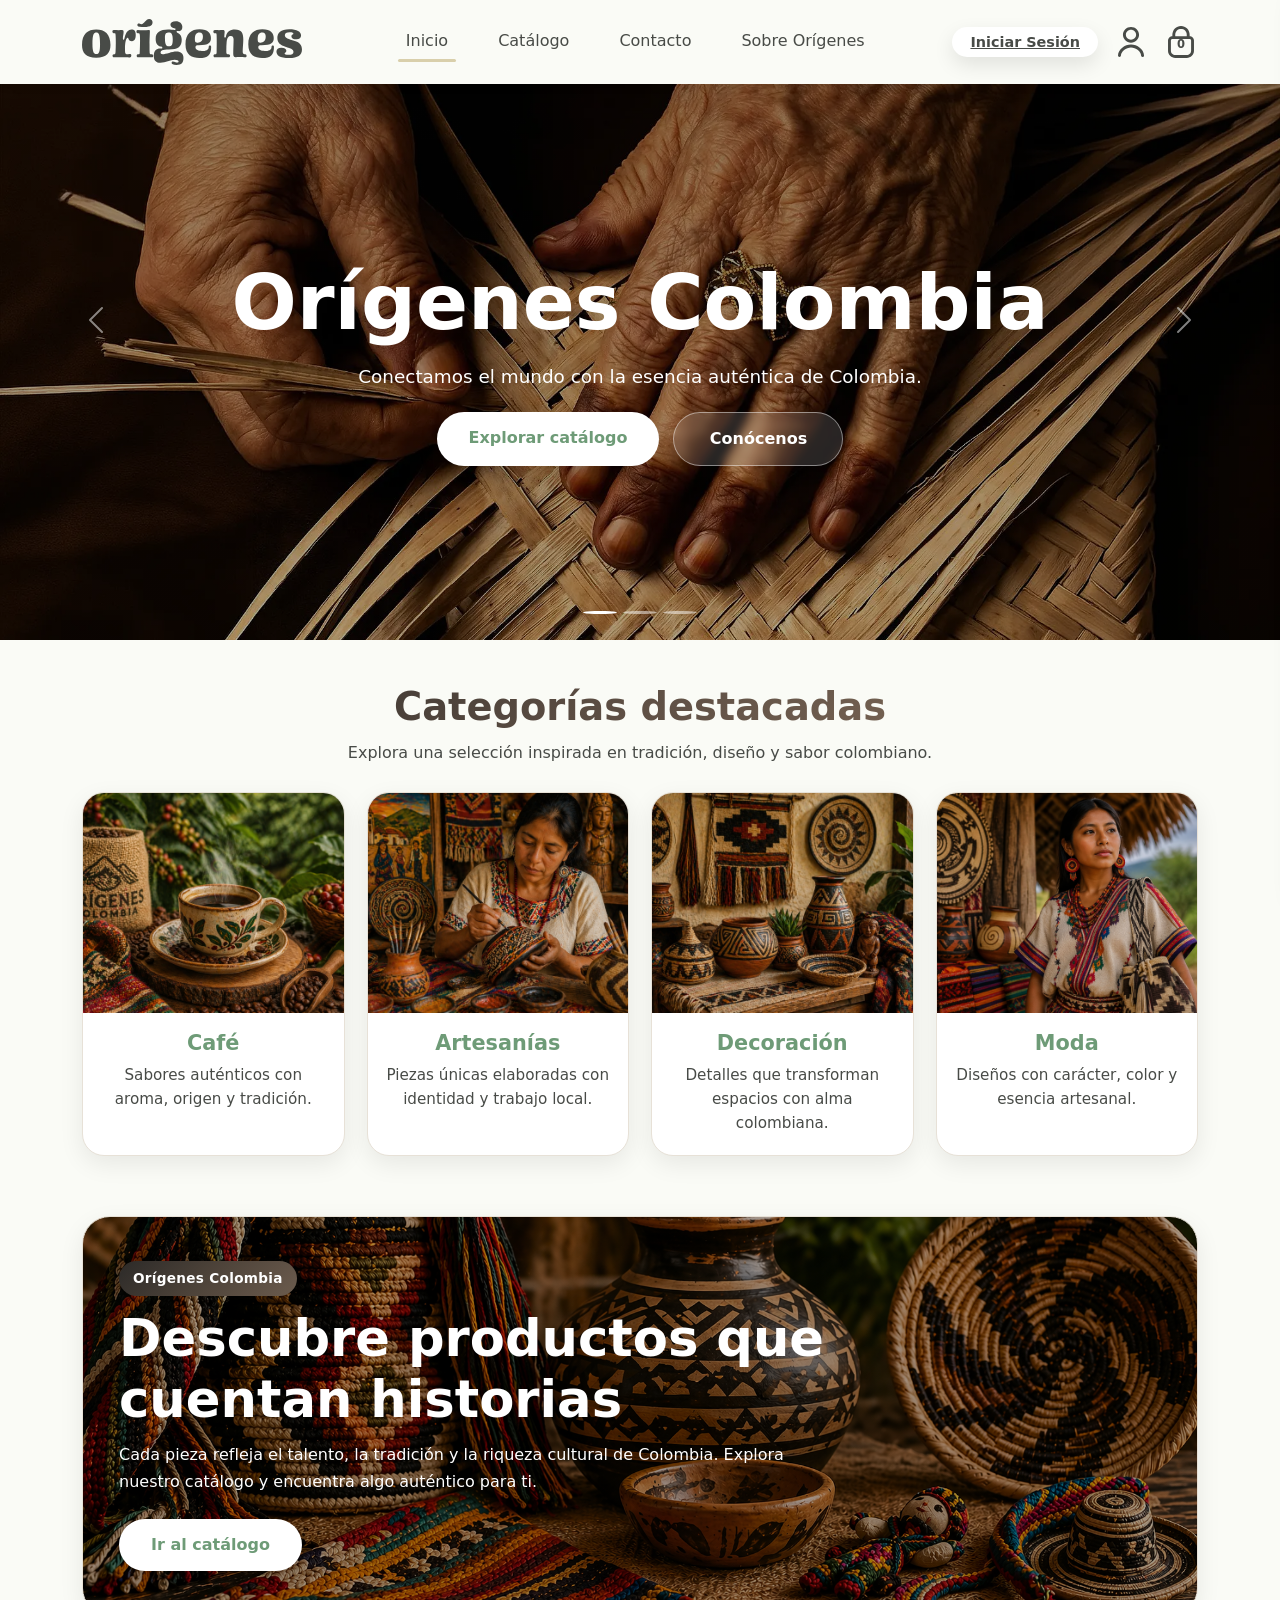
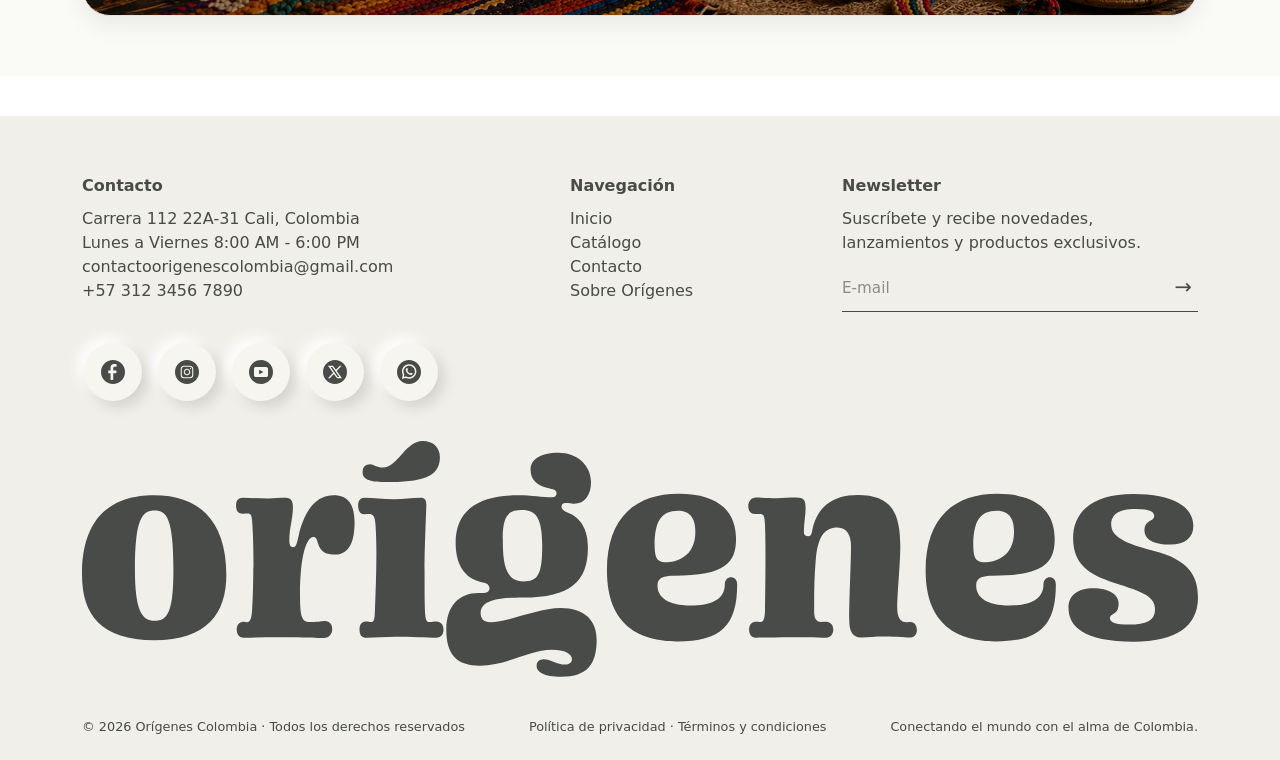
<file: index.html>
<!DOCTYPE html>
<html lang="es">
<head>
<meta charset="utf-8"/>
<meta content="width=device-width, initial-scale=1.0" name="viewport"/>
<meta content="Página principal de Orígenes Colombia" name="description"/>
<title>Orígenes Colombia</title>
<link href="https://cdn.jsdelivr.net/npm/bootstrap@5.3.3/dist/css/bootstrap.min.css" rel="stylesheet"/>
<link href="https://fonts.googleapis.com/css2?family=Montserrat:wght@300;400;500;600;700;800&amp;display=swap" rel="stylesheet"/>

<link href="./CSS/header.css" rel="stylesheet"/>
<link href="./CSS/footer.css" rel="stylesheet"/>
<link href="./CSS/index.css" rel="stylesheet"/>
<link href="./CSS/variables.css" rel="stylesheet"/>
<link href="./CSS/carrito-global.css" rel="stylesheet"/>
</head>
<body id="top">
<nav class="navbar navbar-expand-lg custom-navbar fixed-top" id="inicio">
<div class="container nav-wrapper">
<a class="navbar-brand" href="./index.html">
<img alt="Orígenes Colombia" class="logo-navbar" src="./IMG/logo-origenes-oscuro.svg"/>
</a>
<button aria-controls="navbarMain" aria-expanded="false" aria-label="Abrir menú" class="navbar-toggler" data-bs-target="#navbarMain" data-bs-toggle="collapse" type="button">
<span class="navbar-toggler-icon"></span>
</button>
<div class="collapse navbar-collapse justify-content-between" id="navbarMain">
<ul class="navbar-nav mx-auto nav-center">
<li class="nav-item">
<a class="nav-link active-link" href="./index.html">Inicio</a>
</li>
<li class="nav-item">
<a class="nav-link" href="./HTML/catalogo.html">Catálogo</a>
</li>
<li class="nav-item">
<a class="nav-link" href="./HTML/contactenos.html">Contacto</a>
</li>
<li class="nav-item">
<a class="nav-link" href="./HTML/sobreorigenes.html">Sobre Orígenes</a>
</li>
<li class="nav-item nav-admin-only" hidden>
<a class="nav-link" href="./HTML/admin.html">Administrador</a>
</li>
</ul>
<div class="icons">
<a id="loginLink" class="nav-session-link" href="./HTML/login.html">Iniciar Sesión</a>
<span id="userGreeting" class="nav-user-greeting" hidden>
Hola, <span id="userGreetingName"></span>
</span>
<button id="logoutBtn" class="nav-logout-btn" type="button" hidden>Cerrar Sesión</button>
<a aria-label="Perfil" id="profileLink" href="./HTML/registro.html">
<img alt="Usuario" class="nav-icon" src="./IMG/icon-usuario.svg"/>
</a>
<button aria-label="Carrito" class="cart-icon-btn" id="cartBtn" type="button">
<img alt="Carrito" class="nav-icon" src="./IMG/icon-bolsa.svg"/>
<span class="cart-badge" id="cartCount">0</span>
</button>
</div>
</div>
</div>
</nav>
<main id="home">
<section class="carousel slide" data-bs-interval="5000" data-bs-ride="carousel" id="bannerOrigenes">
<div class="carousel-indicators">
<button aria-current="true" aria-label="Slide 1" class="active" data-bs-slide-to="0" data-bs-target="#bannerOrigenes" type="button"></button>
<button aria-label="Slide 2" data-bs-slide-to="1" data-bs-target="#bannerOrigenes" type="button"></button>
<button aria-label="Slide 3" data-bs-slide-to="2" data-bs-target="#bannerOrigenes" type="button"></button>
</div>
<div class="carousel-inner">
<div class="carousel-item active">
<div class="hero-overlay"></div>
<img alt="Artesanías colombianas" class="d-block w-100 banner-img" decoding="async" fetchpriority="high" loading="eager" src="./IMG/1-banner.webp"/>
<div class="carousel-caption hero-content">
<h1>Orígenes Colombia</h1>
<p>Conectamos el mundo con la esencia auténtica de Colombia.</p>
<div class="hero-actions">
<a class="btn hero-btn-primary" href="./HTML/catalogo.html">Explorar catálogo</a>
<a class="btn hero-btn-secondary" href="./HTML/sobreorigenes.html">Conócenos</a>
</div>
</div>
</div>
<div class="carousel-item">
<div class="hero-overlay"></div>
<img alt="Productos artesanales" class="d-block w-100 banner-img" decoding="async" loading="lazy" src="./IMG/2-banner.webp"/>
<div class="carousel-caption hero-content">
<h1>Artesanía con identidad</h1>
<p>Descubre productos únicos creados por manos colombianas.</p>
<div class="hero-actions">
<a class="btn hero-btn-primary" href="./HTML/catalogo.html">Ver productos</a>
<a class="btn hero-btn-secondary" href="./HTML/contactenos.html">Contáctanos</a>
</div>
</div>
</div>
<div class="carousel-item">
<div class="hero-overlay"></div>
<img alt="Cultura colombiana" class="d-block w-100 banner-img" decoding="async" loading="lazy" src="./IMG/3-banner.webp"/>
<div class="carousel-caption hero-content">
<h1>Historias que inspiran</h1>
<p>Moda, decoración, café y tradición en una experiencia digital.</p>
<div class="hero-actions">
<a class="btn hero-btn-primary" href="./HTML/catalogo.html">Comprar ahora</a>
<a class="btn hero-btn-secondary" href="./HTML/contactenos.html">Escríbenos</a>
</div>
</div>
</div>
</div>
<button class="carousel-control-prev" data-bs-slide="prev" data-bs-target="#bannerOrigenes" type="button">
<span aria-hidden="true" class="carousel-control-prev-icon"></span>
<span class="visually-hidden">Anterior</span>
</button>
<button class="carousel-control-next" data-bs-slide="next" data-bs-target="#bannerOrigenes" type="button">
<span aria-hidden="true" class="carousel-control-next-icon"></span>
<span class="visually-hidden">Siguiente</span>
</button>
</section>
<section class="categories-section">
<div class="container">
<div class="section-heading text-center">
<h2 class="section-title">Categorías destacadas</h2>
<p class="section-subtitle">
            Explora una selección inspirada en tradición, diseño y sabor colombiano.
          </p>
</div>
<div class="categories-grid">
<article class="category-card">
<div class="category-image-wrapper">
<img alt="Categoría café" class="category-image" decoding="async" loading="lazy" src="./IMG/categoria-cafe.jpg"/>
</div>
<div class="category-content">
<h3>Café</h3>
<p>Sabores auténticos con aroma, origen y tradición.</p>
</div>
</article>
<article class="category-card">
<div class="category-image-wrapper">
<img alt="Categoría artesanías" class="category-image" decoding="async" loading="lazy" src="./IMG/categoria-artesanias.jpg"/>
</div>
<div class="category-content">
<h3>Artesanías</h3>
<p>Piezas únicas elaboradas con identidad y trabajo local.</p>
</div>
</article>
<article class="category-card">
<div class="category-image-wrapper">
<img alt="Categoría decoración" class="category-image" decoding="async" loading="lazy" src="./IMG/categoria-decoracion.jpg"/>
</div>
<div class="category-content">
<h3>Decoración</h3>
<p>Detalles que transforman espacios con alma colombiana.</p>
</div>
</article>
<article class="category-card">
<div class="category-image-wrapper">
<img alt="Categoría moda" class="category-image" decoding="async" loading="lazy" src="./IMG/categoria-moda.jpg"/>
</div>
<div class="category-content">
<h3>Moda</h3>
<p>Diseños con carácter, color y esencia artesanal.</p>
</div>
</article>
</div>
</div>
</section>
<section class="cta-section">
<div class="container">
<div class="cta-box cta-background">
<div class="cta-text-overlay">
<span class="cta-label">Orígenes Colombia</span>
<h2>Descubre productos que cuentan historias</h2>
<p>
              Cada pieza refleja el talento, la tradición y la riqueza cultural de Colombia.
              Explora nuestro catálogo y encuentra algo auténtico para ti.
            </p>
<div class="cta-action mt-4">
<a class="btn cta-btn" href="./HTML/catalogo.html">Ir al catálogo</a>
</div>
</div>
</div>
</div>
</section>
</main>
<aside class="cart-drawer" id="cartDrawer">
<div class="cart-header">
<h3>Tu carrito</h3>
<button class="cart-close-btn" id="closeCart" type="button">×</button>
</div>
<div class="cart-items" id="cartItems"></div>
<div class="cart-footer">
<p class="cart-total">
        Total: <span id="total">$0</span>
</p>
<div class="cart-footer-actions">
<button class="btn-cart-secondary" id="clearCartBtn" type="button">Vaciar</button>
<button class="btn-cart-primary" id="buyBtn" type="button">Comprar</button>
</div>
</div>
</aside>
<div class="cart-overlay" id="cartOverlay"></div>
<footer class="site-footer">
<div class="container">
<div class="row footer-content">
<div class="col-md-4">
<h6 class="footer-title">Contacto</h6>
<ul class="footer-list">
<li>Carrera 112 22A-31 Cali, Colombia</li>
<li>Lunes a Viernes 8:00 AM - 6:00 PM</li>
<li>contactoorigenescolombia@gmail.com</li>
<li>+57 312 3456 7890</li>
</ul>
<div class="icons">
<a aria-label="Facebook" href="#">
<img alt="Facebook" src="./IMG/icon-facebook.svg"/>
</a>
<a aria-label="Instagram" href="#">
<img alt="Instagram" src="./IMG/icon-instagram.svg"/>
</a>
<a aria-label="YouTube" href="#">
<img alt="YouTube" src="./IMG/icon-youtube.svg"/>
</a>
<a aria-label="X" href="#">
<img alt="X" src="./IMG/icon-x.svg"/>
</a>
<a aria-label="WhatsApp" href="#">
<img alt="WhatsApp" src="./IMG/icon-whatsapp.svg"/>
</a>
</div>
</div>
<div class="col-md-4">
<h6 class="footer-title">Navegación</h6>
<ul class="footer-list">
<li><a href="./index.html">Inicio</a></li>
<li><a href="./HTML/catalogo.html">Catálogo</a></li>
<li><a href="./HTML/contactenos.html">Contacto</a></li>
<li><a href="./HTML/sobreorigenes.html">Sobre Orígenes</a></li>
<li class="nav-admin-only" hidden><a href="./HTML/admin.html">Administrador</a></li>
</ul>
</div>
<div class="col-md-4">
<h6 class="footer-title">Newsletter</h6>
<p class="footer-text">
          Suscríbete y recibe novedades, lanzamientos y productos exclusivos.
        </p>
<form class="newsletter" id="newsletterForm">
<input id="newsletterEmail" placeholder="E-mail" type="email"/>
<button aria-label="Suscribirse" type="submit">→</button>
</form>
<small class="newsletter-message" id="newsletterMessage"></small>
</div>
</div>
<div class="footer-logo-wrapper">
<img alt="Orígenes Colombia" class="footer-logo" src="./IMG/logo-origenes-oscuro.svg"/>
</div>
<div class="footer-bottom">
<p>© 2026 Orígenes Colombia · Todos los derechos reservados</p>
<p>Política de privacidad · Términos y condiciones</p>
<p>Conectando el mundo con el alma de Colombia.</p>
</div>
</div>
</footer>
  <script src="./JS/storage.js"></script>
  <script src="./JS/navbar.js"></script>
  <script src="./JS/carrito.js"></script>
  <script src="./JS/app.js"></script>
  <script src="https://cdn.jsdelivr.net/npm/bootstrap@5.3.3/dist/js/bootstrap.bundle.min.js"></script>
</body>
</html>
</file>
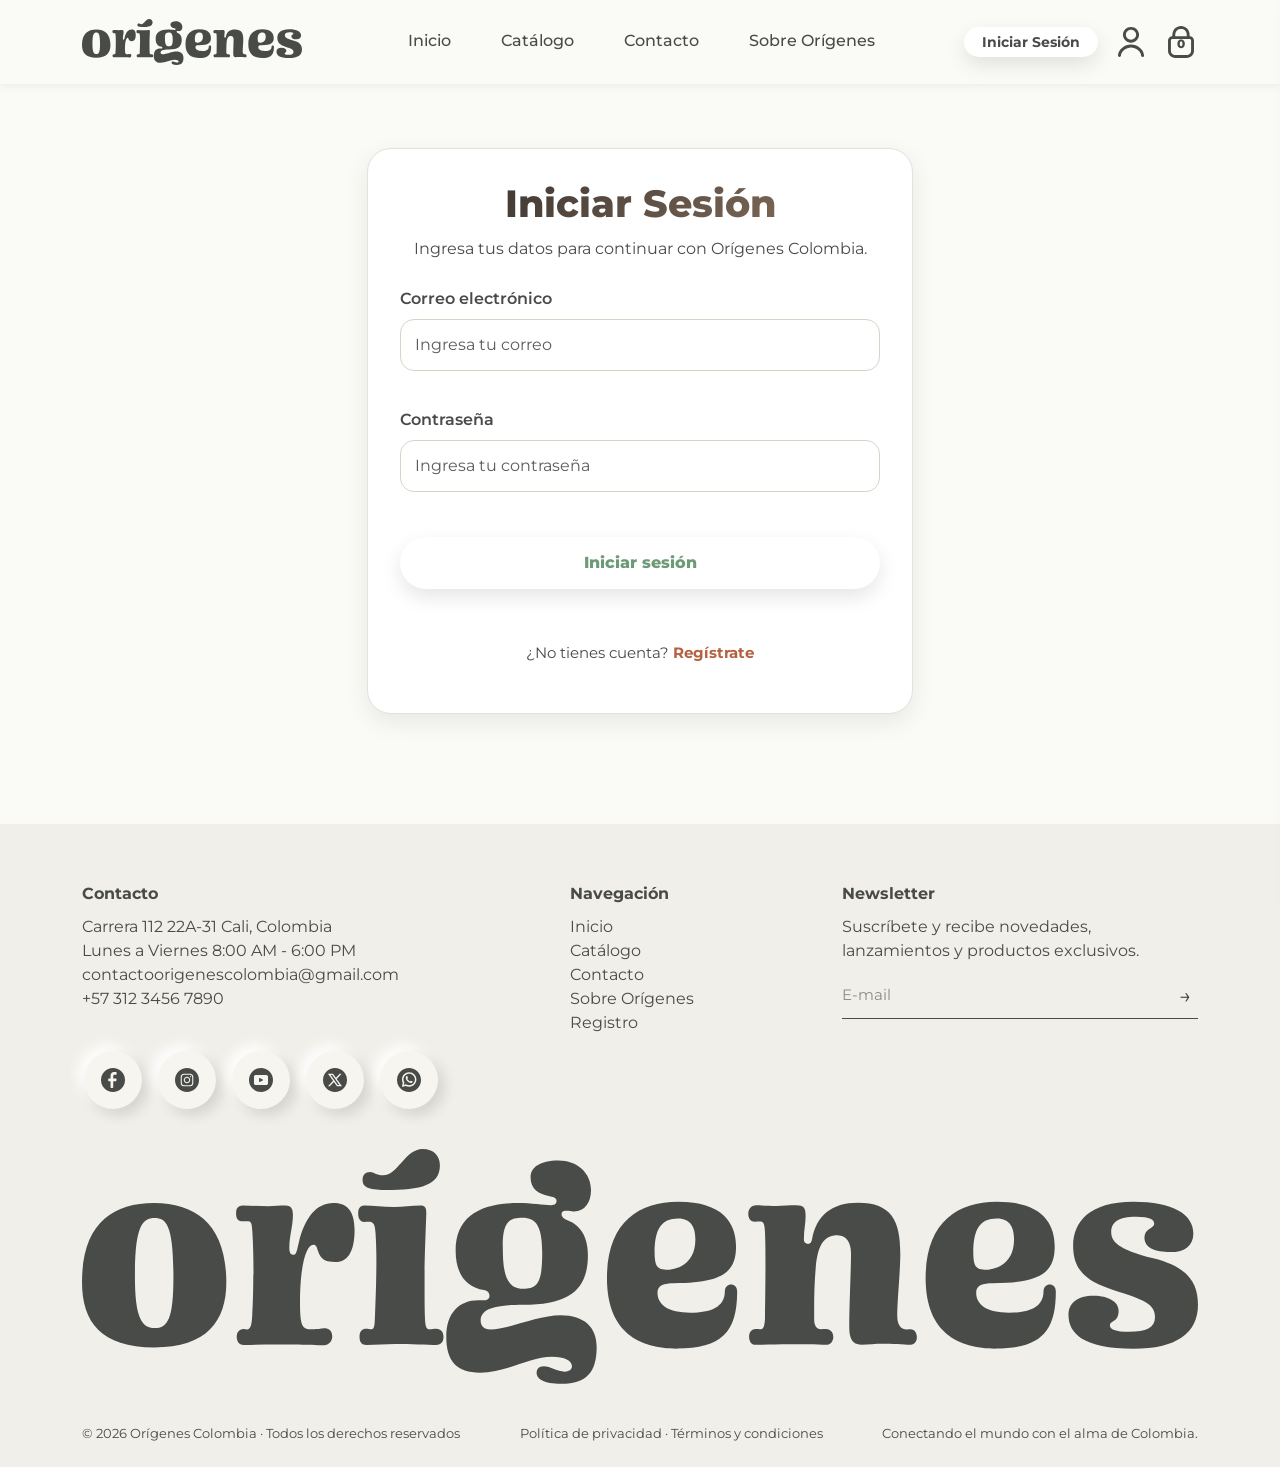
<file: HTML/admin.html>
<!DOCTYPE html>
<html lang="es">
<head>
  <meta charset="utf-8" />
  <meta name="viewport" content="width=device-width, initial-scale=1.0" />
  <meta name="description" content="Panel administrador de Orígenes Colombia" />
  <title>Administrador | Orígenes Colombia</title>

  <link href="https://cdn.jsdelivr.net/npm/bootstrap@5.3.3/dist/css/bootstrap.min.css" rel="stylesheet" />
  <link href="https://fonts.googleapis.com/css2?family=Montserrat:wght@300;400;500;600;700;800&display=swap" rel="stylesheet" />

  <link href="../CSS/base.css" rel="stylesheet" />
  <link href="../CSS/carrito.css" rel="stylesheet" />

<link href="../CSS/header.css" rel="stylesheet"/>
<link href="../CSS/footer.css" rel="stylesheet"/>
<link href="../CSS/admin.css" rel="stylesheet"/>
<link href="../CSS/variables.css" rel="stylesheet"/>
<link href="../CSS/carrito-global.css" rel="stylesheet"/>
</head>

<body id="top">
  <nav class="navbar navbar-expand-lg custom-navbar fixed-top" id="inicio">
    <div class="container nav-wrapper">
      <a class="navbar-brand" href="../index.html">
        <img alt="Orígenes Colombia" class="logo-navbar" src="../IMG/logo-origenes-oscuro.svg" />
      </a>

      <button aria-controls="navbarMain" aria-expanded="false" aria-label="Abrir menú" class="navbar-toggler" data-bs-target="#navbarMain" data-bs-toggle="collapse" type="button">
        <span class="navbar-toggler-icon"></span>
      </button>

      <div class="collapse navbar-collapse justify-content-between" id="navbarMain">
        <ul class="navbar-nav mx-auto nav-center">
          <li class="nav-item"><a class="nav-link" href="../index.html">Inicio</a></li>
          <li class="nav-item"><a class="nav-link" href="./catalogo.html">Catálogo</a></li>
          <li class="nav-item"><a class="nav-link" href="./contactenos.html">Contacto</a></li>
          <li class="nav-item"><a class="nav-link" href="./sobreorigenes.html">Sobre Orígenes</a></li>
          <li class="nav-item nav-admin-only" hidden><a class="nav-link active-link" href="./admin.html">Administrador</a></li>
        </ul>

        <div class="icons">
          <a id="loginLink" class="nav-session-link" href="./login.html">Iniciar Sesión</a>
          <span id="userGreeting" class="nav-user-greeting" hidden>
            Hola, <span id="userGreetingName"></span>
          </span>
          <button id="logoutBtn" class="nav-logout-btn" type="button" hidden>Cerrar Sesión</button>

          <a aria-label="Perfil" id="profileLink" href="./registro.html">
            <img alt="Usuario" class="nav-icon" src="../IMG/icon-usuario.svg" />
          </a>
          <button aria-label="Carrito" class="cart-icon-btn" id="cartBtn" type="button">
            <img alt="Carrito" class="nav-icon" src="../IMG/icon-bolsa.svg" />
            <span class="cart-badge" id="cartCount">0</span>
          </button>
        </div>
      </div>
    </div>
  </nav>


  <main>
    <section class="admin-hero">
      <div class="admin-hero-overlay">
        <div class="container text-center hero-content">
          <h1 class="admin-hero-title">Panel Administrador</h1>
          <p class="admin-hero-text">Gestiona productos del catálogo de forma rápida, clara y organizada.</p>
        </div>
      </div>
    </section>

    <section class="admin-section">
      <div class="container">
        <div class="text-center intro-block">
          <h2 class="section-title">Gestión de productos</h2>
          <p class="admin-intro">Desde este panel puedes registrar nuevos productos con su nombre, descripción, precio, categoría, stock e imagen.</p>
        </div>

        <div class="admin-layout">
          <div class="admin-form-card">
            <div class="admin-card-header">
              <span class="mini-label">Nuevo producto</span>
              <h3 class="admin-card-title">Crear producto</h3>
              <p class="admin-card-description">Completa la información del producto para agregarlo al catálogo.</p>
            </div>

            <div class="admin-form-body">
              <form id="productForm">
                <input id="productId" type="hidden" />

                <div class="mb-3">
                  <label class="form-label" for="name">Nombre del producto</label>
                  <input class="form-control" id="name" placeholder="Ej: Café Premium de Nariño" required type="text" />
                </div>

                <div class="mb-3">
                  <label class="form-label" for="description">Descripción</label>
                  <textarea class="form-control" id="description" placeholder="Describe el producto" required rows="4"></textarea>
                </div>

                <div class="row g-3 mb-3">
                  <div class="col-md-6">
                    <label class="form-label" for="price">Precio</label>
                    <input class="form-control" id="price" min="1" placeholder="Ej: 45000" required step="1" type="number" />
                  </div>
                  <div class="col-md-6">
                    <label class="form-label" for="stock">Cantidad disponible</label>
                    <input class="form-control" id="stock" min="0" placeholder="Ej: 12" required step="1" type="number" />
                  </div>
                </div>

                <div class="mb-3">
                  <label class="form-label" for="category">Categoría</label>
                  <select class="form-select" id="category" required>
                    <option value="">Selecciona una categoría</option>
                    <option value="CAFE">CAFE</option>
                    <option value="ARTESANIAS">ARTESANIAS</option>
                    <option value="MODA">MODA</option>
                    <option value="DECORACION">DECORACION</option>
                    <option value="ALIMENTOS">ALIMENTOS</option>
                  </select>
                </div>

                <div class="mb-4">
                  <label class="form-label" for="image">URL o ruta de la imagen</label>
                  <input class="form-control" id="image" placeholder="Ej: ../IMG/producto.jpg" required type="text" />
                </div>

                <div class="admin-actions admin-actions-gap">
                  <button class="btn btn-admin" id="submitBtn" type="submit">Guardar producto</button>
                  <button class="btn btn-admin-outline" id="cancelEditBtn" type="button">Cancelar edición</button>
                </div>
              </form>
            </div>
          </div>

          <div class="admin-products-card">
            <div class="admin-card-header">
              <span class="mini-label">Catálogo actual</span>
              <h3 class="admin-card-title">Lista de productos</h3>
              <p class="admin-card-description">Aquí verás los productos agregados en tiempo real.</p>
            </div>
            <div class="admin-products-body">
              <div class="row g-4 justify-content-center" id="productList"></div>
            </div>
          </div>
        </div>
      </div>
    </section>
  </main>


  <aside class="cart-drawer" id="cartDrawer">
    <div class="cart-header">
      <h3>Tu carrito</h3>
      <button class="cart-close-btn" id="closeCart" type="button">×</button>
    </div>
    <div class="cart-items" id="cartItems"></div>
    <div class="cart-footer">
      <p class="cart-total">Total: <span id="total">$0</span></p>
      <div class="cart-footer-actions">
        <button class="btn-cart-secondary" id="clearCartBtn" type="button">Vaciar</button>
        <button class="btn-cart-primary" id="buyBtn" type="button">Comprar</button>
      </div>
    </div>
  </aside>

  <div class="cart-overlay" id="cartOverlay"></div>

  <footer class="site-footer">
    <div class="container">
      <div class="row footer-content">
        <div class="col-md-4">
          <h6 class="footer-title">Contacto</h6>
          <ul class="footer-list">
            <li>Carrera 112 22A-31 Cali, Colombia</li>
            <li>Lunes a Viernes 8:00 AM - 6:00 PM</li>
            <li>contactoorigenescolombia@gmail.com</li>
            <li>+57 312 3456 7890</li>
          </ul>
          <div class="icons">
            <a aria-label="Facebook" href="#"><img alt="Facebook" src="../IMG/icon-facebook.svg" /></a>
            <a aria-label="Instagram" href="#"><img alt="Instagram" src="../IMG/icon-instagram.svg" /></a>
            <a aria-label="YouTube" href="#"><img alt="YouTube" src="../IMG/icon-youtube.svg" /></a>
            <a aria-label="X" href="#"><img alt="X" src="../IMG/icon-x.svg" /></a>
            <a aria-label="WhatsApp" href="#"><img alt="WhatsApp" src="../IMG/icon-whatsapp.svg" /></a>
          </div>
        </div>

        <div class="col-md-4">
          <h6 class="footer-title">Navegación</h6>
          <ul class="footer-list">
            <li><a href="../index.html">Inicio</a></li>
            <li><a href="./catalogo.html">Catálogo</a></li>
            <li><a href="./contactenos.html">Contacto</a></li>
            <li><a href="./sobreorigenes.html">Sobre Orígenes</a></li>
            <li class="nav-admin-only" hidden><a href="./admin.html">Administrador</a></li>
            <li><a href="./registro.html">Registro</a></li>
          </ul>
        </div>

        <div class="col-md-4">
          <h6 class="footer-title">Newsletter</h6>
          <p class="footer-text">Suscríbete y recibe novedades, lanzamientos y productos exclusivos.</p>
          <form class="newsletter" id="newsletterForm">
            <input id="newsletterEmail" placeholder="E-mail" type="email" />
            <button aria-label="Suscribirse" type="submit">→</button>
          </form>
          <small class="newsletter-message" id="newsletterMessage"></small>
        </div>
      </div>

      <div class="footer-logo-wrapper">
        <img alt="Orígenes Colombia" class="footer-logo" src="../IMG/logo-origenes-oscuro.svg" />
      </div>

      <div class="footer-bottom">
        <p>© 2026 Orígenes Colombia · Todos los derechos reservados</p>
        <p>Política de privacidad · Términos y condiciones</p>
        <p>Conectando el mundo con el alma de Colombia.</p>
      </div>
    </div>
  </footer>
  <script src="../JS/storage.js"></script>
  <script src="../JS/admin.js"></script>
  <script src="../JS/navbar.js"></script>
  <script src="../JS/carrito.js"></script>
  <script src="../JS/app.js"></script>
  <script src="https://cdn.jsdelivr.net/npm/bootstrap@5.3.3/dist/js/bootstrap.bundle.min.js"></script>
</body>
</html>
</file>
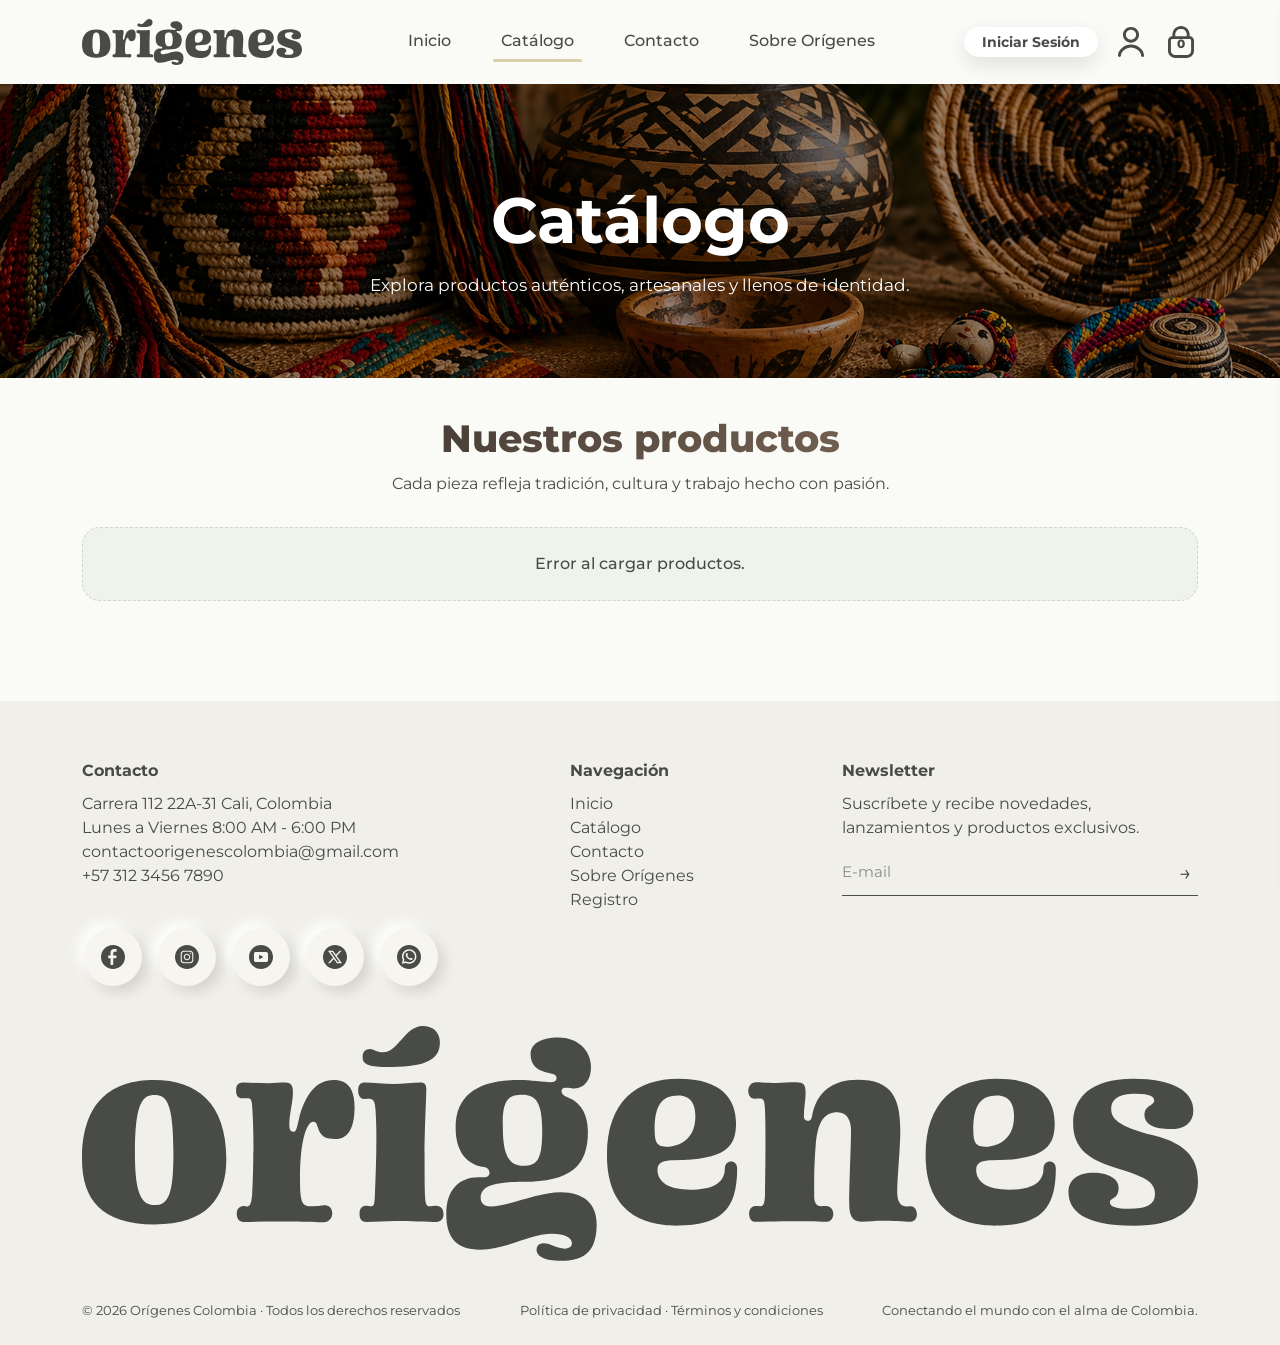
<file: HTML/catalogo.html>
<!DOCTYPE html>
<html lang="es">
<head>
  <meta charset="utf-8" />
  <meta name="viewport" content="width=device-width, initial-scale=1.0" />
  <meta name="description" content="Catálogo de productos de Orígenes Colombia" />
  <title>Catálogo | Orígenes Colombia</title>

  <link href="https://cdn.jsdelivr.net/npm/bootstrap@5.3.3/dist/css/bootstrap.min.css" rel="stylesheet" />
  <link href="https://fonts.googleapis.com/css2?family=Montserrat:wght@300;400;500;600;700;800&display=swap" rel="stylesheet" />

  <link href="../CSS/variables.css" rel="stylesheet" />
  <link href="../CSS/base.css" rel="stylesheet" />
  <link href="../CSS/header.css" rel="stylesheet" />
  <link href="../CSS/footer.css" rel="stylesheet" />
  <link href="../CSS/catalogo.css" rel="stylesheet" />
  <link href="../CSS/carrito-global.css" rel="stylesheet" />
</head>

<body id="top">
  <nav class="navbar navbar-expand-lg custom-navbar fixed-top" id="inicio">
    <div class="container nav-wrapper">
      <a class="navbar-brand" href="../index.html">
        <img alt="Orígenes Colombia" class="logo-navbar" src="../IMG/logo-origenes-oscuro.svg" />
      </a>

      <button aria-controls="navbarMain" aria-expanded="false" aria-label="Abrir menú" class="navbar-toggler" data-bs-target="#navbarMain" data-bs-toggle="collapse" type="button">
        <span class="navbar-toggler-icon"></span>
      </button>

      <div class="collapse navbar-collapse justify-content-between" id="navbarMain">
        <ul class="navbar-nav mx-auto nav-center">
          <li class="nav-item"><a class="nav-link" href="../index.html">Inicio</a></li>
          <li class="nav-item"><a class="nav-link active-link" href="./catalogo.html">Catálogo</a></li>
          <li class="nav-item"><a class="nav-link" href="./contactenos.html">Contacto</a></li>
          <li class="nav-item"><a class="nav-link" href="./sobreorigenes.html">Sobre Orígenes</a></li>
          <li class="nav-item nav-admin-only" hidden><a class="nav-link" href="./admin.html">Administrador</a></li>
        </ul>

        <div class="icons">
          <a id="loginLink" class="nav-session-link" href="./login.html">Iniciar Sesión</a>
          <span id="userGreeting" class="nav-user-greeting" hidden>
            Hola, <span id="userGreetingName"></span>
          </span>
          <button id="logoutBtn" class="nav-logout-btn" type="button" hidden>Cerrar Sesión</button>

          <a aria-label="Perfil" id="profileLink" href="./registro.html">
            <img alt="Usuario" class="nav-icon" src="../IMG/icon-usuario.svg" />
          </a>
          <button aria-label="Carrito" class="cart-icon-btn" id="cartBtn" type="button">
            <img alt="Carrito" class="nav-icon" src="../IMG/icon-bolsa.svg" />
            <span class="cart-badge" id="cartCount">0</span>
          </button>
        </div>
      </div>
    </div>
  </nav>

  <main>
    <section class="catalog-hero">
      <div class="catalog-hero-overlay">
        <div class="container text-center hero-content">
          <h1 class="catalog-hero-title">Catálogo</h1>
          <p class="catalog-hero-text">Explora productos auténticos, artesanales y llenos de identidad.</p>
        </div>
      </div>
    </section>

    <section class="catalog-section">
      <div class="container">
        <div class="text-center intro-block">
          <h2 class="section-title">Nuestros productos</h2>
          <p class="catalog-intro">Cada pieza refleja tradición, cultura y trabajo hecho con pasión.</p>
        </div>

        <div id="catalogContainer" class="row g-4 justify-content-center"></div>
      </div>
    </section>
  </main>

  <aside class="cart-drawer" id="cartDrawer">
    <div class="cart-header">
      <h3>Tu carrito</h3>
      <button class="cart-close-btn" id="closeCart" type="button">×</button>
    </div>
    <div class="cart-items" id="cartItems"></div>
    <div class="cart-footer">
      <p class="cart-total">Total: <span id="total">$0</span></p>
      <div class="cart-footer-actions">
        <button class="btn-cart-secondary" id="clearCartBtn" type="button">Vaciar</button>
        <button class="btn-cart-primary" id="buyBtn" type="button">Comprar</button>
      </div>
    </div>
  </aside>

  <div class="cart-overlay" id="cartOverlay"></div>

  <footer class="site-footer">
    <div class="container">
      <div class="row footer-content">
        <div class="col-md-4">
          <h6 class="footer-title">Contacto</h6>
          <ul class="footer-list">
            <li>Carrera 112 22A-31 Cali, Colombia</li>
            <li>Lunes a Viernes 8:00 AM - 6:00 PM</li>
            <li>contactoorigenescolombia@gmail.com</li>
            <li>+57 312 3456 7890</li>
          </ul>
          <div class="icons">
            <a aria-label="Facebook" href="#"><img alt="Facebook" src="../IMG/icon-facebook.svg" /></a>
            <a aria-label="Instagram" href="#"><img alt="Instagram" src="../IMG/icon-instagram.svg" /></a>
            <a aria-label="YouTube" href="#"><img alt="YouTube" src="../IMG/icon-youtube.svg" /></a>
            <a aria-label="X" href="#"><img alt="X" src="../IMG/icon-x.svg" /></a>
            <a aria-label="WhatsApp" href="#"><img alt="WhatsApp" src="../IMG/icon-whatsapp.svg" /></a>
          </div>
        </div>

        <div class="col-md-4">
          <h6 class="footer-title">Navegación</h6>
          <ul class="footer-list">
            <li><a href="../index.html">Inicio</a></li>
            <li><a href="./catalogo.html">Catálogo</a></li>
            <li><a href="./contactenos.html">Contacto</a></li>
            <li><a href="./sobreorigenes.html">Sobre Orígenes</a></li>
            <li class="nav-admin-only" hidden><a href="./admin.html">Administrador</a></li>
            <li><a href="./registro.html">Registro</a></li>
          </ul>
        </div>

        <div class="col-md-4">
          <h6 class="footer-title">Newsletter</h6>
          <p class="footer-text">Suscríbete y recibe novedades, lanzamientos y productos exclusivos.</p>
          <form class="newsletter" id="newsletterForm">
            <input id="newsletterEmail" placeholder="E-mail" type="email" />
            <button aria-label="Suscribirse" type="submit">→</button>
          </form>
          <small class="newsletter-message" id="newsletterMessage"></small>
        </div>
      </div>

      <div class="footer-logo-wrapper">
        <img alt="Orígenes Colombia" class="footer-logo" src="../IMG/logo-origenes-oscuro.svg" />
      </div>

      <div class="footer-bottom">
        <p>© 2026 Orígenes Colombia · Todos los derechos reservados</p>
        <p>Política de privacidad · Términos y condiciones</p>
        <p>Conectando el mundo con el alma de Colombia.</p>
      </div>
    </div>
  </footer>

  <script src="../JS/storage.js"></script>
  <script src="../JS/catalogo.js"></script>
  <script src="../JS/navbar.js"></script>
  <script src="../JS/carrito.js"></script>
  <script src="../JS/app.js"></script>
  <script src="https://cdn.jsdelivr.net/npm/bootstrap@5.3.3/dist/js/bootstrap.bundle.min.js"></script>
</body>
</html>
</file>
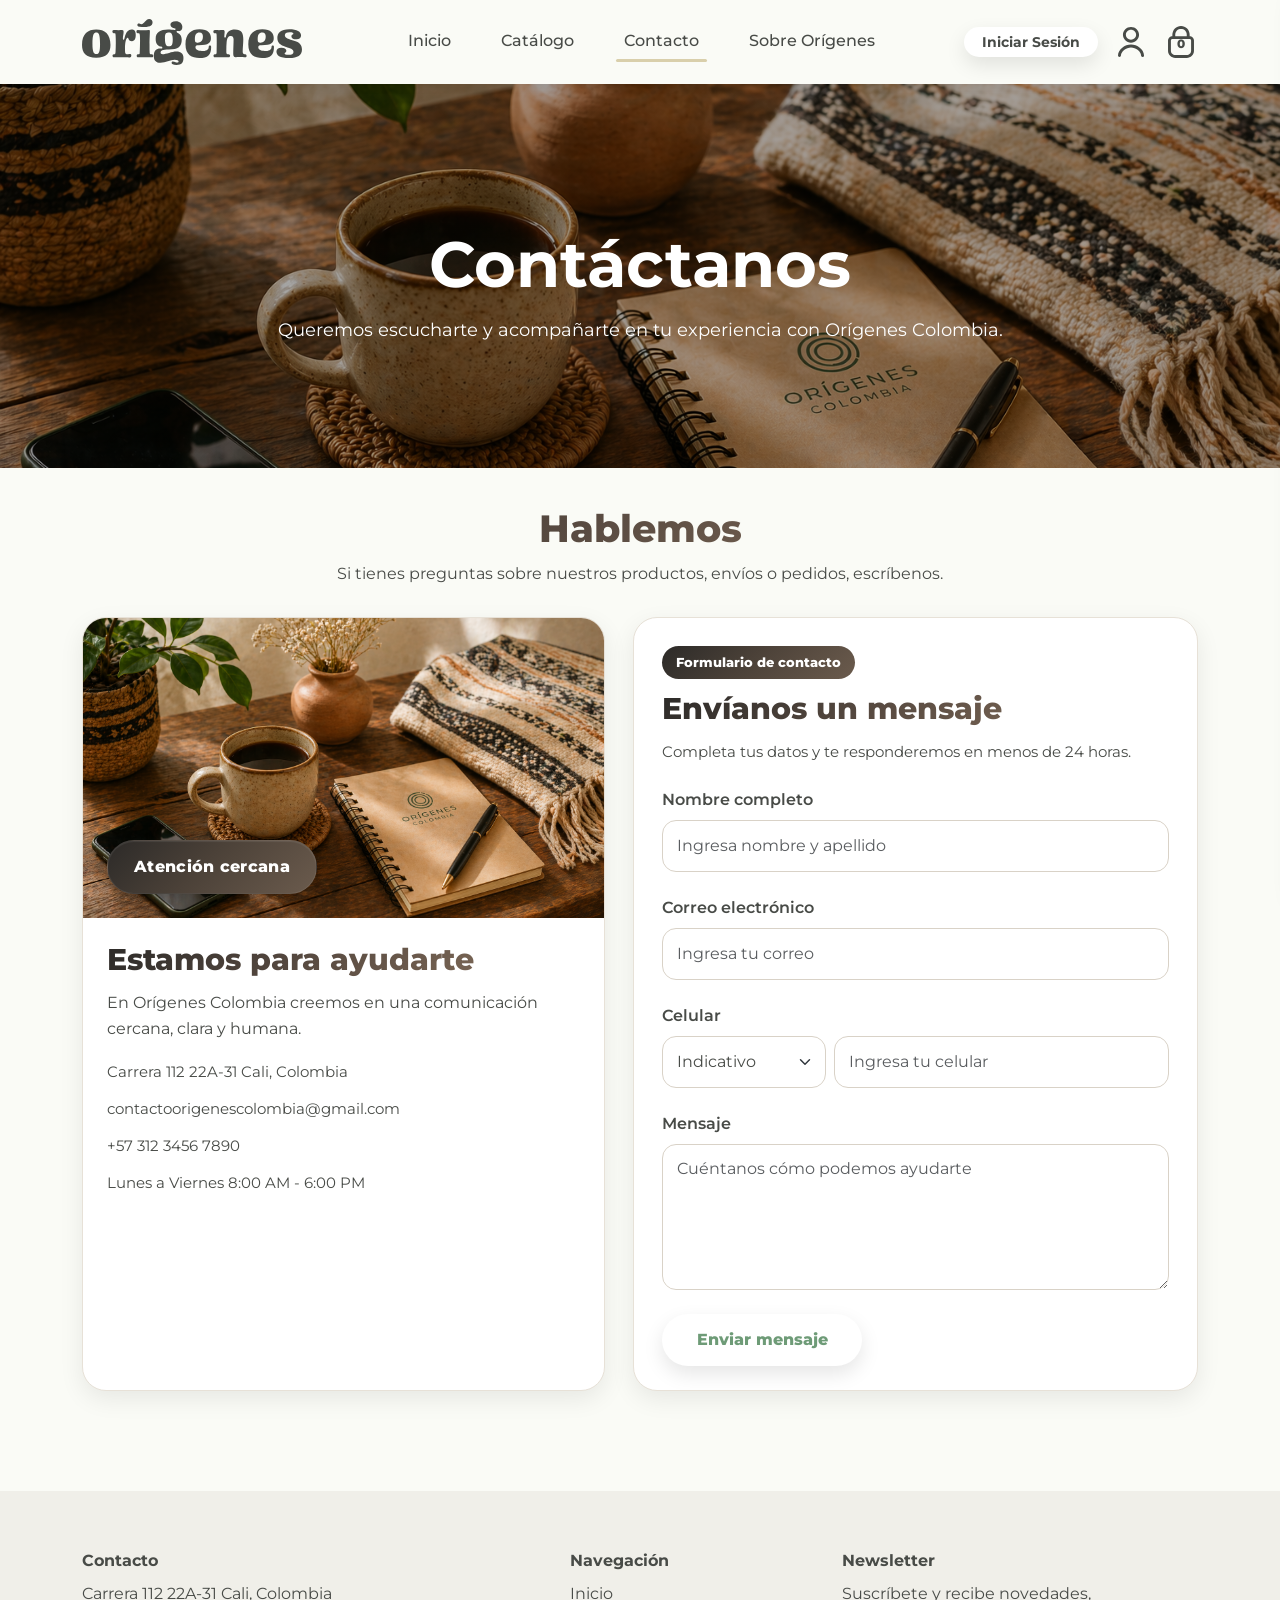
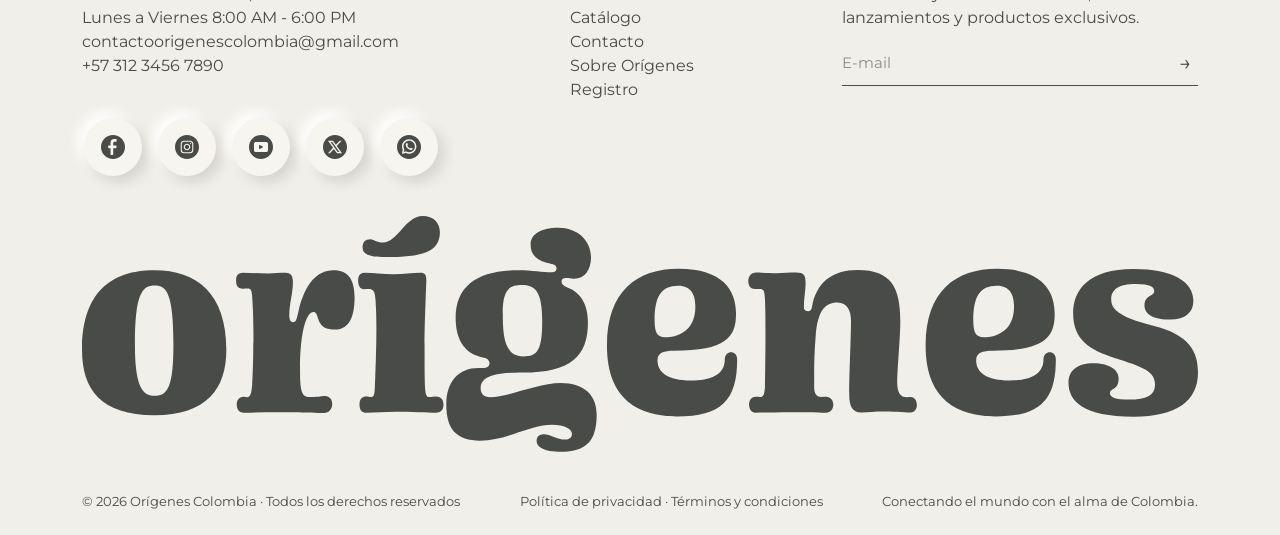
<file: HTML/contactenos.html>
<!DOCTYPE html>
<html lang="es">
<head>
  <meta charset="utf-8" />
  <meta name="viewport" content="width=device-width, initial-scale=1.0" />
  <meta name="description" content="Página de contacto de Orígenes Colombia" />
  <title>Contáctenos | Orígenes Colombia</title>

  <link href="https://cdn.jsdelivr.net/npm/bootstrap@5.3.3/dist/css/bootstrap.min.css" rel="stylesheet" />
  <link href="https://fonts.googleapis.com/css2?family=Montserrat:wght@300;400;500;600;700;800&display=swap" rel="stylesheet" />

  <link href="../CSS/variables.css" rel="stylesheet" />
  <link href="../CSS/base.css" rel="stylesheet" />
  <link href="../CSS/header.css" rel="stylesheet" />
  <link href="../CSS/footer.css" rel="stylesheet" />
  <link href="../CSS/contactenos.css" rel="stylesheet" />
  <link href="../CSS/carrito-global.css" rel="stylesheet" />
</head>

<body id="top">
  <nav class="navbar navbar-expand-lg custom-navbar fixed-top" id="inicio">
    <div class="container nav-wrapper">
      <a class="navbar-brand" href="../index.html">
        <img alt="Orígenes Colombia" class="logo-navbar" src="../IMG/logo-origenes-oscuro.svg" />
      </a>

      <button aria-controls="navbarMain" aria-expanded="false" aria-label="Abrir menú" class="navbar-toggler" data-bs-target="#navbarMain" data-bs-toggle="collapse" type="button">
        <span class="navbar-toggler-icon"></span>
      </button>

      <div class="collapse navbar-collapse justify-content-between" id="navbarMain">
        <ul class="navbar-nav mx-auto nav-center">
          <li class="nav-item"><a class="nav-link" href="../index.html">Inicio</a></li>
          <li class="nav-item"><a class="nav-link" href="./catalogo.html">Catálogo</a></li>
          <li class="nav-item"><a class="nav-link active-link" href="./contactenos.html">Contacto</a></li>
          <li class="nav-item"><a class="nav-link" href="./sobreorigenes.html">Sobre Orígenes</a></li>
          <li class="nav-item nav-admin-only" hidden><a class="nav-link" href="./admin.html">Administrador</a></li>
        </ul>

        <div class="icons">
          <a id="loginLink" class="nav-session-link" href="./login.html">Iniciar Sesión</a>
          <span id="userGreeting" class="nav-user-greeting" hidden>
            Hola, <span id="userGreetingName"></span>
          </span>
          <button id="logoutBtn" class="nav-logout-btn" type="button" hidden>Cerrar Sesión</button>

          <a aria-label="Perfil" id="profileLink" href="./registro.html">
            <img alt="Usuario" class="nav-icon" src="../IMG/icon-usuario.svg" />
          </a>

          <button aria-label="Carrito" class="cart-icon-btn" id="cartBtn" type="button">
            <img alt="Carrito" class="nav-icon" src="../IMG/icon-bolsa.svg" />
            <span class="cart-badge" id="cartCount">0</span>
          </button>
        </div>
      </div>
    </div>
  </nav>

  <main>
    <section class="contact-hero">
      <div class="contact-hero-overlay">
        <div class="container text-center hero-content">
          <h1 class="contact-hero-title">Contáctanos</h1>
          <p class="contact-hero-text">Queremos escucharte y acompañarte en tu experiencia con Orígenes Colombia.</p>
        </div>
      </div>
    </section>

    <section class="contact-section">
      <div class="container">
        <div class="text-center intro-block">
          <h2 class="section-title">Hablemos</h2>
          <p class="contact-intro">Si tienes preguntas sobre nuestros productos, envíos o pedidos, escríbenos.</p>
        </div>

        <div class="contact-layout">
          <div class="contact-info-card">
            <div class="contact-image-wrapper">
              <img alt="Espacio artesanal y cálido para contacto" class="contact-side-image" src="../IMG/contacto-artesanal-opcion-2.png" />
              <div class="contact-image-badge">
                <span>Atención cercana</span>
              </div>
            </div>

            <div class="contact-info-content">
              <h3>Estamos para ayudarte</h3>
              <p>En Orígenes Colombia creemos en una comunicación cercana, clara y humana.</p>

              <div class="contact-info-list">
                <div class="info-item"><span>Carrera 112 22A-31 Cali, Colombia</span></div>
                <div class="info-item"><span>contactoorigenescolombia@gmail.com</span></div>
                <div class="info-item"><span>+57 312 3456 7890</span></div>
                <div class="info-item"><span>Lunes a Viernes 8:00 AM - 6:00 PM</span></div>
              </div>
            </div>
          </div>

          <div class="contact-form-card">
            <form action="https://formspree.io/f/mgoranal" class="contact-form" id="contactForm" method="POST">
              <div class="form-top">
                <span class="mini-label">Formulario de contacto</span>
                <h3 class="form-title">Envíanos un mensaje</h3>
                <p class="form-description">Completa tus datos y te responderemos en menos de 24 horas.</p>
              </div>

              <div class="mb-4">
                <label class="form-label" for="nombre">Nombre completo</label>
                <input class="form-control" id="nombre" name="nombre" placeholder="Ingresa nombre y apellido" type="text" />
                <span class="text-danger" id="errorNombreCompleto"></span>
              </div>

              <div class="mb-4">
                <label class="form-label" for="email">Correo electrónico</label>
                <input class="form-control" id="email" name="email" placeholder="Ingresa tu correo" type="email" />
                <span class="text-danger" id="errorCorreo"></span>
              </div>

              <div class="mb-4">
                <label class="form-label" for="celular">Celular</label>
                <div class="row g-2">
                  <div class="col-md-4">
                    <select class="form-select" id="indicativo" name="indicativo">
                      <option value="">Indicativo</option>
                      <option value="+57">+57 Colombia</option>
                      <option value="+1">+1 USA / Canadá</option>
                      <option value="+52">+52 México</option>
                      <option value="+54">+54 Argentina</option>
                      <option value="+34">+34 España</option>
                    </select>
                  </div>

                  <div class="col-md-8">
                    <input class="form-control" id="celular" maxlength="11" name="celular" placeholder="Ingresa tu celular" type="text" />
                  </div>
                </div>
                <span class="text-danger" id="errorCelular"></span>
              </div>

              <div class="mb-4">
                <label class="form-label" for="mensaje">Mensaje</label>
                <textarea class="form-control" id="mensaje" name="mensaje" placeholder="Cuéntanos cómo podemos ayudarte" rows="5"></textarea>
                <span class="text-danger" id="errorMensaje"></span>
              </div>

              <div class="contact-actions">
                <button class="btn submit-btn" type="submit">Enviar mensaje</button>
              </div>
            </form>

            <div class="alert alert-success mt-3 success-box" id="mensajeExito" style="display: none;">
              Gracias. Tu mensaje fue recibido correctamente.
            </div>
          </div>
        </div>
      </div>
    </section>
  </main>

  <aside class="cart-drawer" id="cartDrawer">
    <div class="cart-header">
      <h3>Tu carrito</h3>
      <button class="cart-close-btn" id="closeCart" type="button">×</button>
    </div>

    <div class="cart-items" id="cartItems"></div>

    <div class="cart-footer">
      <p class="cart-total">Total: <span id="total">$0</span></p>

      <div class="cart-footer-actions">
        <button class="btn-cart-secondary" id="clearCartBtn" type="button">Vaciar</button>
        <button class="btn-cart-primary" id="buyBtn" type="button">Comprar</button>
      </div>
    </div>
  </aside>

  <div class="cart-overlay" id="cartOverlay"></div>

  <footer class="site-footer">
    <div class="container">
      <div class="row footer-content">
        <div class="col-md-4">
          <h6 class="footer-title">Contacto</h6>

          <ul class="footer-list">
            <li>Carrera 112 22A-31 Cali, Colombia</li>
            <li>Lunes a Viernes 8:00 AM - 6:00 PM</li>
            <li>contactoorigenescolombia@gmail.com</li>
            <li>+57 312 3456 7890</li>
          </ul>

          <div class="icons">
            <a aria-label="Facebook" href="#"><img alt="Facebook" src="../IMG/icon-facebook.svg" /></a>
            <a aria-label="Instagram" href="#"><img alt="Instagram" src="../IMG/icon-instagram.svg" /></a>
            <a aria-label="YouTube" href="#"><img alt="YouTube" src="../IMG/icon-youtube.svg" /></a>
            <a aria-label="X" href="#"><img alt="X" src="../IMG/icon-x.svg" /></a>
            <a aria-label="WhatsApp" href="#"><img alt="WhatsApp" src="../IMG/icon-whatsapp.svg" /></a>
          </div>
        </div>

        <div class="col-md-4">
          <h6 class="footer-title">Navegación</h6>

          <ul class="footer-list">
            <li><a href="../index.html">Inicio</a></li>
            <li><a href="./catalogo.html">Catálogo</a></li>
            <li><a href="./contactenos.html">Contacto</a></li>
            <li><a href="./sobreorigenes.html">Sobre Orígenes</a></li>
            <li class="nav-admin-only" hidden><a href="./admin.html">Administrador</a></li>
            <li><a href="./registro.html">Registro</a></li>
          </ul>
        </div>

        <div class="col-md-4">
          <h6 class="footer-title">Newsletter</h6>
          <p class="footer-text">Suscríbete y recibe novedades, lanzamientos y productos exclusivos.</p>

          <form class="newsletter" id="newsletterForm">
            <input id="newsletterEmail" placeholder="E-mail" type="email" />
            <button aria-label="Suscribirse" type="submit">→</button>
          </form>

          <small class="newsletter-message" id="newsletterMessage"></small>
        </div>
      </div>

      <div class="footer-logo-wrapper">
        <img alt="Orígenes Colombia" class="footer-logo" src="../IMG/logo-origenes-oscuro.svg" />
      </div>

      <div class="footer-bottom">
        <p>© 2026 Orígenes Colombia · Todos los derechos reservados</p>
        <p>Política de privacidad · Términos y condiciones</p>
        <p>Conectando el mundo con el alma de Colombia.</p>
      </div>
    </div>
  </footer>

  <script src="../JS/storage.js"></script>
  <script src="../JS/contactenos.js"></script>
  <script src="../JS/navbar.js"></script>
  <script src="../JS/carrito.js"></script>
  <script src="../JS/app.js"></script>
  <script src="https://cdn.jsdelivr.net/npm/bootstrap@5.3.3/dist/js/bootstrap.bundle.min.js"></script>
</body>
</html>
</file>
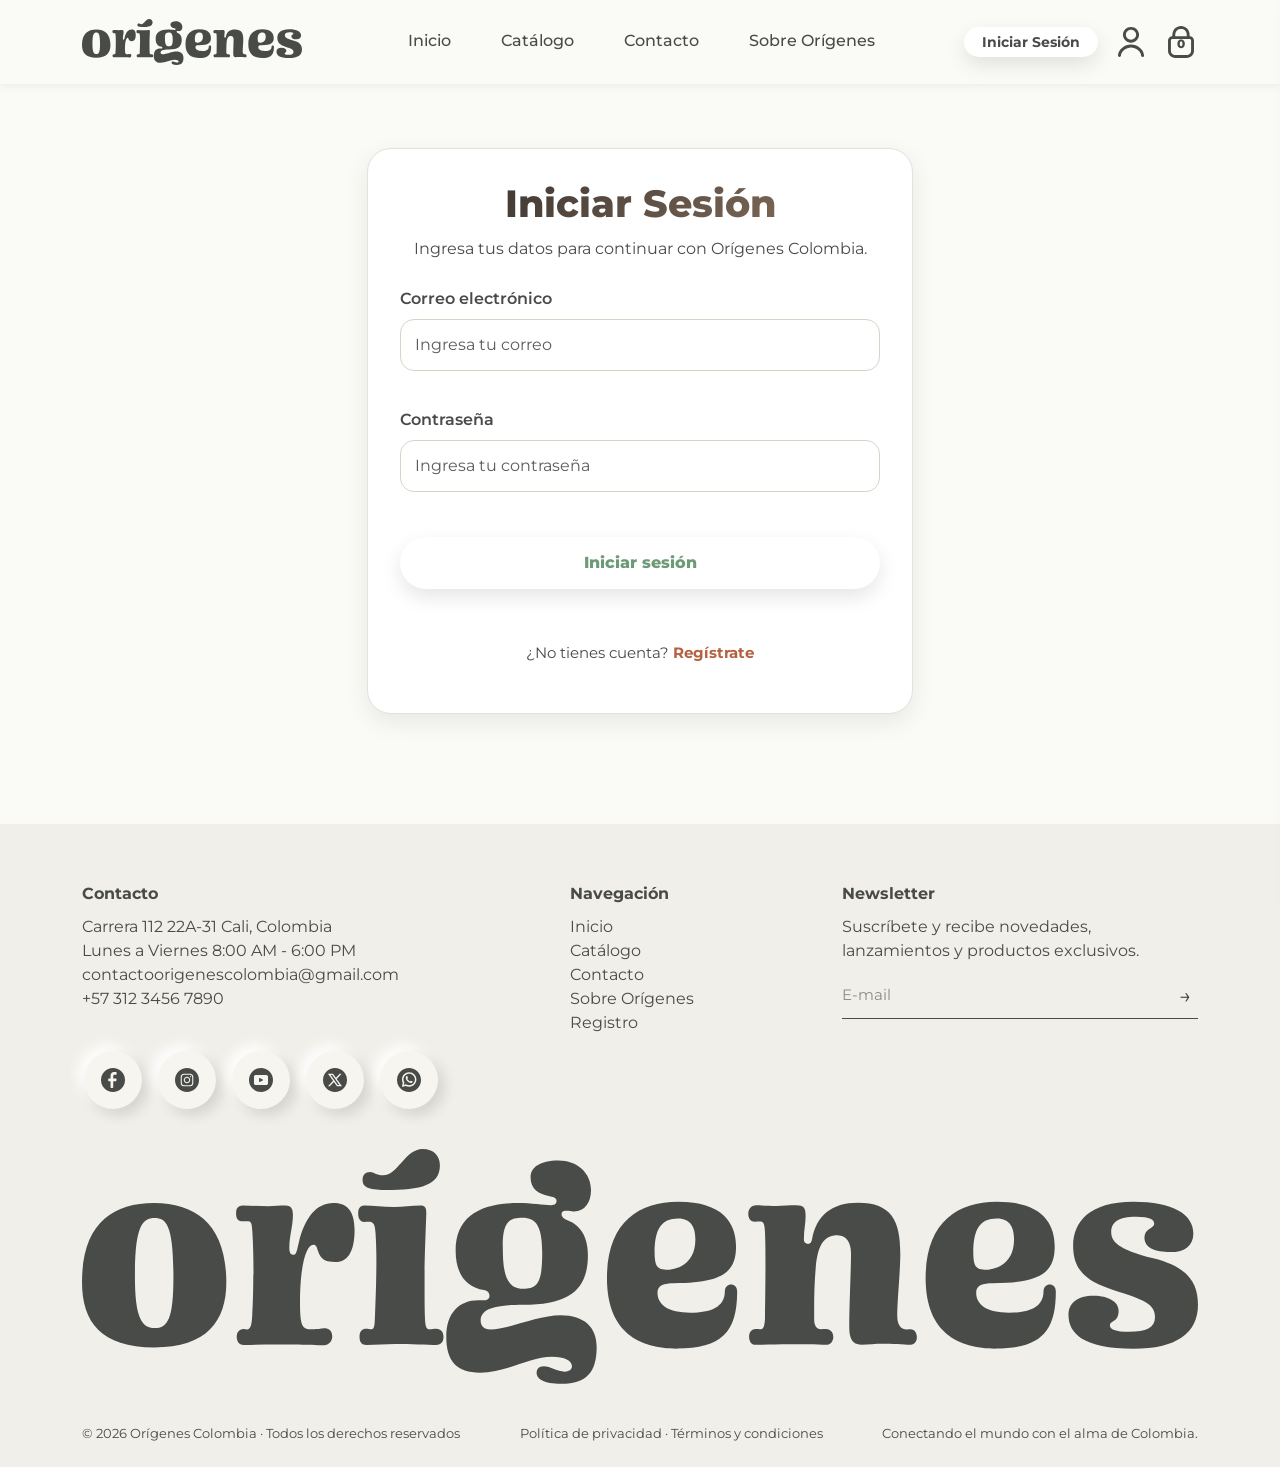
<file: HTML/login.html>
<!DOCTYPE html>
<html lang="es">
<head>
  <meta charset="utf-8" />
  <meta name="viewport" content="width=device-width, initial-scale=1.0" />
  <meta name="description" content="Inicio de sesión de Orígenes Colombia" />
  <title>Iniciar sesión | Orígenes Colombia</title>

  <link href="https://cdn.jsdelivr.net/npm/bootstrap@5.3.3/dist/css/bootstrap.min.css" rel="stylesheet" />
  <link href="https://fonts.googleapis.com/css2?family=Montserrat:wght@300;400;500;600;700;800&display=swap" rel="stylesheet" />

  <link href="../CSS/variables.css" rel="stylesheet" />
  <link href="../CSS/base.css" rel="stylesheet" />
  <link href="../CSS/header.css" rel="stylesheet" />
  <link href="../CSS/footer.css" rel="stylesheet" />
  <link href="../CSS/login.css" rel="stylesheet" />
  <link href="../CSS/carrito-global.css" rel="stylesheet" />
</head>

<body id="top">
  <nav class="navbar navbar-expand-lg custom-navbar fixed-top" id="inicio">
    <div class="container nav-wrapper">
      <a class="navbar-brand" href="../index.html">
        <img alt="Orígenes Colombia" class="logo-navbar" src="../IMG/logo-origenes-oscuro.svg" />
      </a>

      <button aria-controls="navbarMain" aria-expanded="false" aria-label="Abrir menú" class="navbar-toggler" data-bs-target="#navbarMain" data-bs-toggle="collapse" type="button">
        <span class="navbar-toggler-icon"></span>
      </button>

      <div class="collapse navbar-collapse justify-content-between" id="navbarMain">
        <ul class="navbar-nav mx-auto nav-center">
          <li class="nav-item"><a class="nav-link" href="../index.html">Inicio</a></li>
          <li class="nav-item"><a class="nav-link" href="./catalogo.html">Catálogo</a></li>
          <li class="nav-item"><a class="nav-link" href="./contactenos.html">Contacto</a></li>
          <li class="nav-item"><a class="nav-link" href="./sobreorigenes.html">Sobre Orígenes</a></li>
          <li class="nav-item nav-admin-only" hidden><a class="nav-link" href="./admin.html">Administrador</a></li>
        </ul>

        <div class="icons">
          <a id="loginLink" class="nav-session-link" href="./login.html">Iniciar Sesión</a>
          <span id="userGreeting" class="nav-user-greeting" hidden>
            Hola, <span id="userGreetingName"></span>
          </span>
          <button id="logoutBtn" class="nav-logout-btn" type="button" hidden>Cerrar Sesión</button>

          <a aria-label="Perfil" id="profileLink" href="./registro.html">
            <img alt="Usuario" class="nav-icon" src="../IMG/icon-usuario.svg" />
          </a>
          <button aria-label="Carrito" class="cart-icon-btn" id="cartBtn" type="button">
            <img alt="Carrito" class="nav-icon" src="../IMG/icon-bolsa.svg" />
            <span class="cart-badge" id="cartCount">0</span>
          </button>
        </div>
      </div>
    </div>
  </nav>

  <main class="login-main">
    <section class="container">
      <div class="row justify-content-center">
        <div class="col-md-8 col-lg-6">
          <div class="login-card">
            <h1 class="login-title">Iniciar Sesión</h1>
            <p class="login-text">Ingresa tus datos para continuar con Orígenes Colombia.</p>

            <form id="loginForm" novalidate>
              <div class="mb-3">
                <label class="form-label" for="loginEmail">Correo electrónico</label>
                <input class="form-control" id="loginEmail" placeholder="Ingresa tu correo" type="email" />
                <span class="login-field-error" id="errorLoginEmail"></span>
              </div>

              <div class="mb-4">
                <label class="form-label" for="loginPassword">Contraseña</label>
                <input class="form-control" id="loginPassword" placeholder="Ingresa tu contraseña" type="password" />
                <span class="login-field-error" id="errorLoginPassword"></span>
              </div>

              <button class="btn login-btn w-100" type="submit">Iniciar sesión</button>
            </form>

            <p class="login-message" id="loginMessage"></p>

            <p class="login-footer-link">
              ¿No tienes cuenta? <a href="./registro.html">Regístrate</a>
            </p>
          </div>
        </div>
      </div>
    </section>
  </main>

  <aside class="cart-drawer" id="cartDrawer">
    <div class="cart-header">
      <h3>Tu carrito</h3>
      <button class="cart-close-btn" id="closeCart" type="button">×</button>
    </div>
    <div class="cart-items" id="cartItems"></div>
    <div class="cart-footer">
      <p class="cart-total">Total: <span id="total">$0</span></p>
      <div class="cart-footer-actions">
        <button class="btn-cart-secondary" id="clearCartBtn" type="button">Vaciar</button>
        <button class="btn-cart-primary" id="buyBtn" type="button">Comprar</button>
      </div>
    </div>
  </aside>

  <div class="cart-overlay" id="cartOverlay"></div>

  <footer class="site-footer">
    <div class="container">
      <div class="row footer-content">
        <div class="col-md-4">
          <h6 class="footer-title">Contacto</h6>
          <ul class="footer-list">
            <li>Carrera 112 22A-31 Cali, Colombia</li>
            <li>Lunes a Viernes 8:00 AM - 6:00 PM</li>
            <li>contactoorigenescolombia@gmail.com</li>
            <li>+57 312 3456 7890</li>
          </ul>
          <div class="icons">
            <a aria-label="Facebook" href="#"><img alt="Facebook" src="../IMG/icon-facebook.svg" /></a>
            <a aria-label="Instagram" href="#"><img alt="Instagram" src="../IMG/icon-instagram.svg" /></a>
            <a aria-label="YouTube" href="#"><img alt="YouTube" src="../IMG/icon-youtube.svg" /></a>
            <a aria-label="X" href="#"><img alt="X" src="../IMG/icon-x.svg" /></a>
            <a aria-label="WhatsApp" href="#"><img alt="WhatsApp" src="../IMG/icon-whatsapp.svg" /></a>
          </div>
        </div>

        <div class="col-md-4">
          <h6 class="footer-title">Navegación</h6>
          <ul class="footer-list">
            <li><a href="../index.html">Inicio</a></li>
            <li><a href="./catalogo.html">Catálogo</a></li>
            <li><a href="./contactenos.html">Contacto</a></li>
            <li><a href="./sobreorigenes.html">Sobre Orígenes</a></li>
            <li class="nav-admin-only" hidden><a href="./admin.html">Administrador</a></li>
            <li><a href="./registro.html">Registro</a></li>
          </ul>
        </div>

        <div class="col-md-4">
          <h6 class="footer-title">Newsletter</h6>
          <p class="footer-text">Suscríbete y recibe novedades, lanzamientos y productos exclusivos.</p>
          <form class="newsletter" id="newsletterForm">
            <input id="newsletterEmail" placeholder="E-mail" type="email" />
            <button aria-label="Suscribirse" type="submit">→</button>
          </form>
          <small class="newsletter-message" id="newsletterMessage"></small>
        </div>
      </div>

      <div class="footer-logo-wrapper">
        <img alt="Orígenes Colombia" class="footer-logo" src="../IMG/logo-origenes-oscuro.svg" />
      </div>

      <div class="footer-bottom">
        <p>© 2026 Orígenes Colombia · Todos los derechos reservados</p>
        <p>Política de privacidad · Términos y condiciones</p>
        <p>Conectando el mundo con el alma de Colombia.</p>
      </div>
    </div>
  </footer>

  <script src="../JS/storage.js"></script>
  <script src="../JS/login.js"></script>
  <script src="../JS/navbar.js"></script>
  <script src="../JS/carrito.js"></script>
  <script src="../JS/app.js"></script>
  <script src="https://cdn.jsdelivr.net/npm/bootstrap@5.3.3/dist/js/bootstrap.bundle.min.js"></script>
</body>
</html>
</file>
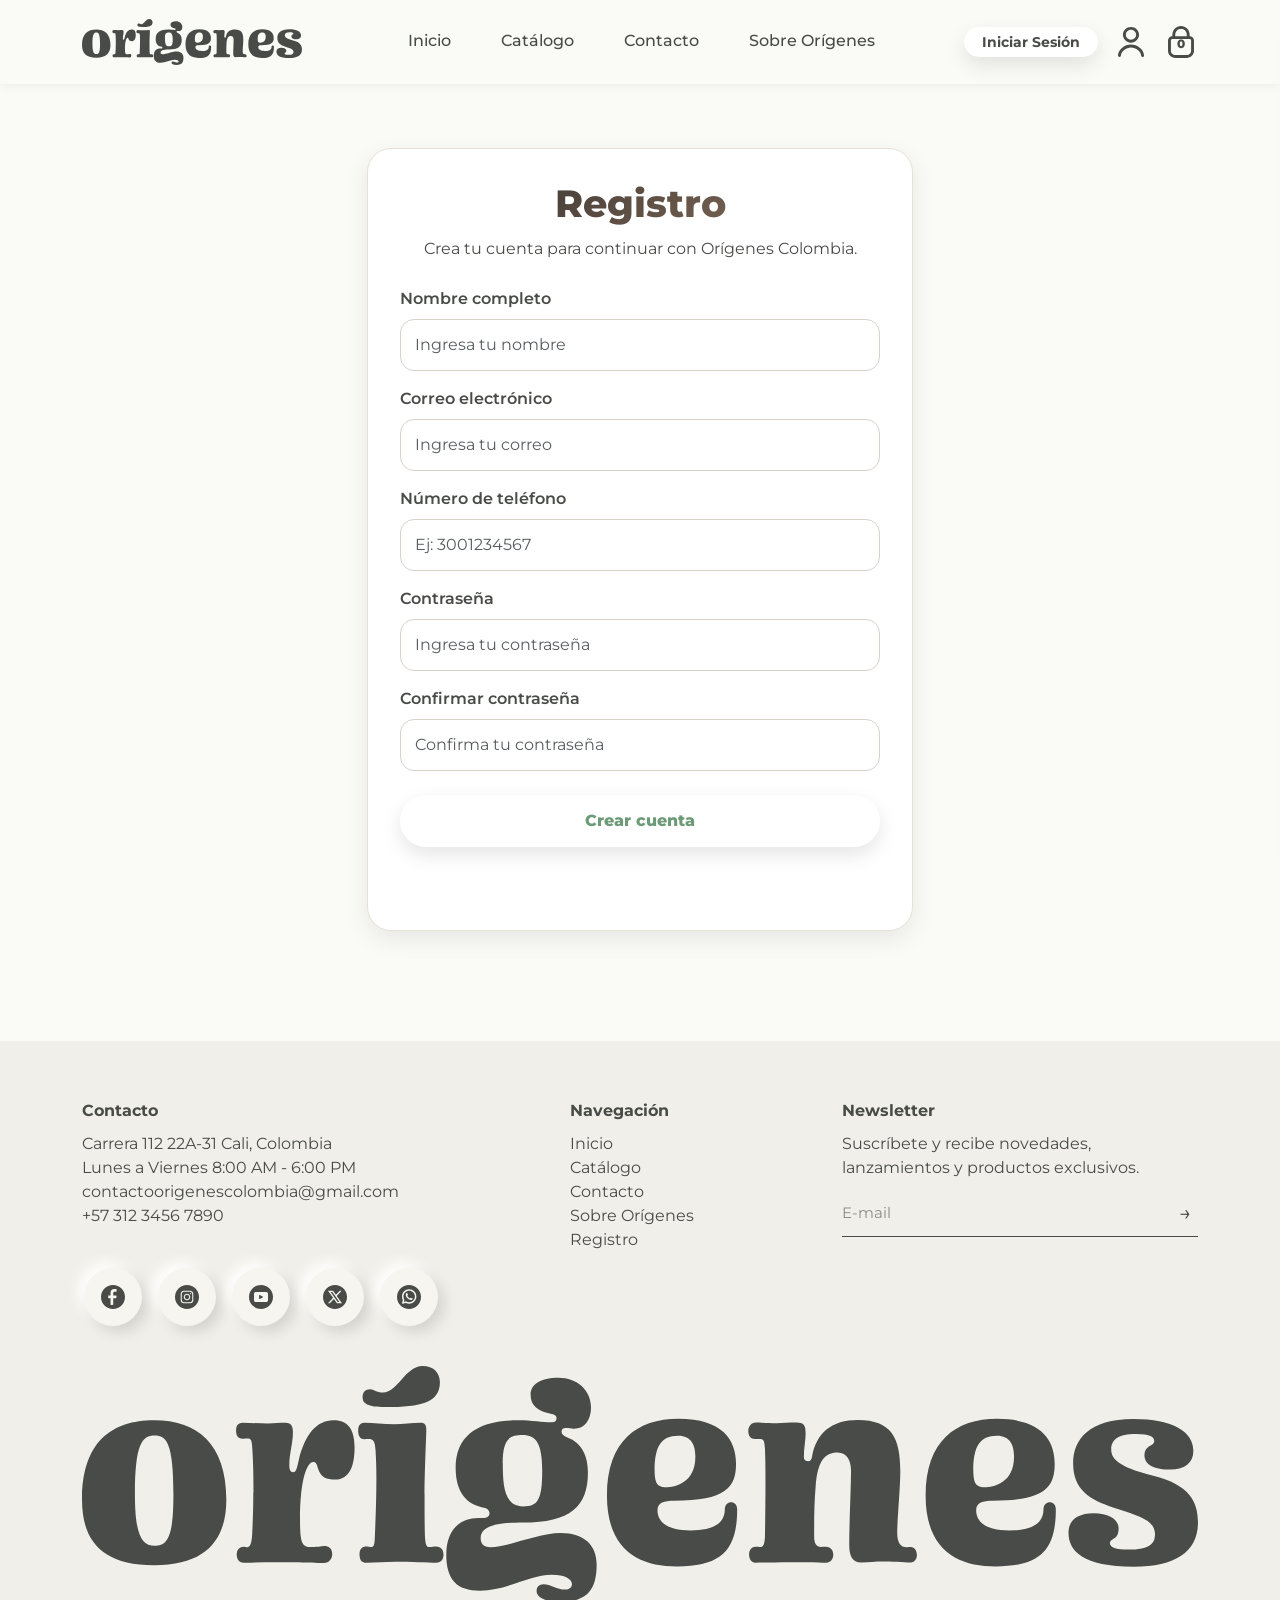
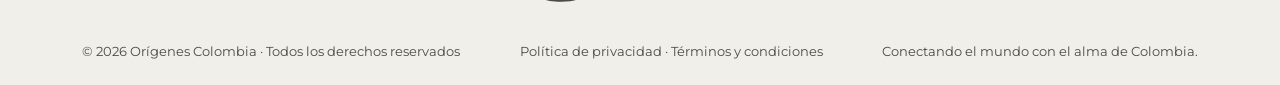
<file: HTML/registro.html>
<!DOCTYPE html>
<html lang="es">
<head>
  <meta charset="utf-8" />
  <meta name="viewport" content="width=device-width, initial-scale=1.0" />
  <meta name="description" content="Registro de usuarios de Orígenes Colombia" />
  <title>Registro | Orígenes Colombia</title>

  <link href="https://cdn.jsdelivr.net/npm/bootstrap@5.3.3/dist/css/bootstrap.min.css" rel="stylesheet" />
  <link href="https://fonts.googleapis.com/css2?family=Montserrat:wght@300;400;500;600;700;800&display=swap" rel="stylesheet" />

  <link href="../CSS/base.css" rel="stylesheet" />
  <link href="../CSS/carrito.css" rel="stylesheet" />

<link href="../CSS/header.css" rel="stylesheet"/>
<link href="../CSS/footer.css" rel="stylesheet"/>
<link href="../CSS/registro.css" rel="stylesheet"/>
<link href="../CSS/variables.css" rel="stylesheet"/>
<link href="../CSS/carrito-global.css" rel="stylesheet"/>
<link href="../CSS/carrito.css" rel="stylesheet" />
</head>

<body id="top">
  <nav class="navbar navbar-expand-lg custom-navbar fixed-top" id="inicio">
    <div class="container nav-wrapper">
      <a class="navbar-brand" href="../index.html">
        <img alt="Orígenes Colombia" class="logo-navbar" src="../IMG/logo-origenes-oscuro.svg" />
      </a>

      <button aria-controls="navbarMain" aria-expanded="false" aria-label="Abrir menú" class="navbar-toggler" data-bs-target="#navbarMain" data-bs-toggle="collapse" type="button">
        <span class="navbar-toggler-icon"></span>
      </button>

      <div class="collapse navbar-collapse justify-content-between" id="navbarMain">
        <ul class="navbar-nav mx-auto nav-center">
          <li class="nav-item"><a class="nav-link" href="../index.html">Inicio</a></li>
          <li class="nav-item"><a class="nav-link" href="./catalogo.html">Catálogo</a></li>
          <li class="nav-item"><a class="nav-link" href="./contactenos.html">Contacto</a></li>
          <li class="nav-item"><a class="nav-link" href="./sobreorigenes.html">Sobre Orígenes</a></li>
          <li class="nav-item nav-admin-only" hidden><a class="nav-link" href="./admin.html">Administrador</a></li>
        </ul>

        <div class="icons">
          <a id="loginLink" class="nav-session-link" href="./login.html">Iniciar Sesión</a>
          <span id="userGreeting" class="nav-user-greeting" hidden>
            Hola, <span id="userGreetingName"></span>
          </span>
          <button id="logoutBtn" class="nav-logout-btn" type="button" hidden>Cerrar Sesión</button>

          <a aria-label="Perfil" id="profileLink" href="./registro.html">
            <img alt="Usuario" class="nav-icon" src="../IMG/icon-usuario.svg" />
          </a>
          <button aria-label="Carrito" class="cart-icon-btn" id="cartBtn" type="button">
            <img alt="Carrito" class="nav-icon" src="../IMG/icon-bolsa.svg" />
            <span class="cart-badge" id="cartCount">0</span>
          </button>
        </div>
      </div>
    </div>
  </nav>


  <main class="registro-main">
    <section class="container">
      <div class="row justify-content-center">
        <div class="col-md-8 col-lg-6">
          <div class="registro-card">
            <h1 class="registro-title">Registro</h1>
            <p class="registro-text">Crea tu cuenta para continuar con Orígenes Colombia.</p>

            <form id="registerForm">
              <div class="mb-3">
                <label class="form-label" for="fullName">Nombre completo</label>
                <input class="form-control" id="fullName" placeholder="Ingresa tu nombre" required type="text" />
              </div>

              <div class="mb-3">
                <label class="form-label" for="registerEmail">Correo electrónico</label>
                <input class="form-control" id="registerEmail" placeholder="Ingresa tu correo" required type="email" />
              </div>

              <div class="mb-3">
                <label class="form-label" for="registerPhone">Número de teléfono</label>
                <input class="form-control" id="registerPhone" placeholder="Ej: 3001234567" required type="tel" maxlength="11" />
              </div>

              <div class="mb-3">
                <label class="form-label" for="registerPassword">Contraseña</label>
                <input class="form-control" id="registerPassword" placeholder="Ingresa tu contraseña" required type="password" />
              </div>

              <div class="mb-4">
                <label class="form-label" for="confirmPassword">Confirmar contraseña</label>
                <input class="form-control" id="confirmPassword" placeholder="Confirma tu contraseña" required type="password" />
              </div>

              <button class="btn registro-btn w-100" type="submit">Crear cuenta</button>
            </form>

            <p class="registro-message" id="registerMessage"></p>
          </div>
        </div>
      </div>
    </section>
  </main>


  <aside class="cart-drawer" id="cartDrawer">
    <div class="cart-header">
      <h3>Tu carrito</h3>
      <button class="cart-close-btn" id="closeCart" type="button">×</button>
    </div>
    <div class="cart-items" id="cartItems"></div>
    <div class="cart-footer">
      <p class="cart-total">Total: <span id="total">$0</span></p>
      <div class="cart-footer-actions">
        <button class="btn-cart-secondary" id="clearCartBtn" type="button">Vaciar</button>
        <button class="btn-cart-primary" id="buyBtn" type="button">Comprar</button>
      </div>
    </div>
  </aside>

  <div class="cart-overlay" id="cartOverlay"></div>

  <footer class="site-footer">
    <div class="container">
      <div class="row footer-content">
        <div class="col-md-4">
          <h6 class="footer-title">Contacto</h6>
          <ul class="footer-list">
            <li>Carrera 112 22A-31 Cali, Colombia</li>
            <li>Lunes a Viernes 8:00 AM - 6:00 PM</li>
            <li>contactoorigenescolombia@gmail.com</li>
            <li>+57 312 3456 7890</li>
          </ul>
          <div class="icons">
            <a aria-label="Facebook" href="#"><img alt="Facebook" src="../IMG/icon-facebook.svg" /></a>
            <a aria-label="Instagram" href="#"><img alt="Instagram" src="../IMG/icon-instagram.svg" /></a>
            <a aria-label="YouTube" href="#"><img alt="YouTube" src="../IMG/icon-youtube.svg" /></a>
            <a aria-label="X" href="#"><img alt="X" src="../IMG/icon-x.svg" /></a>
            <a aria-label="WhatsApp" href="#"><img alt="WhatsApp" src="../IMG/icon-whatsapp.svg" /></a>
          </div>
        </div>

        <div class="col-md-4">
          <h6 class="footer-title">Navegación</h6>
          <ul class="footer-list">
            <li><a href="../index.html">Inicio</a></li>
            <li><a href="./catalogo.html">Catálogo</a></li>
            <li><a href="./contactenos.html">Contacto</a></li>
            <li><a href="./sobreorigenes.html">Sobre Orígenes</a></li>
            <li class="nav-admin-only" hidden><a href="./admin.html">Administrador</a></li>
            <li><a href="./registro.html">Registro</a></li>
          </ul>
        </div>

        <div class="col-md-4">
          <h6 class="footer-title">Newsletter</h6>
          <p class="footer-text">Suscríbete y recibe novedades, lanzamientos y productos exclusivos.</p>
          <form class="newsletter" id="newsletterForm">
            <input id="newsletterEmail" placeholder="E-mail" type="email" />
            <button aria-label="Suscribirse" type="submit">→</button>
          </form>
          <small class="newsletter-message" id="newsletterMessage"></small>
        </div>
      </div>

      <div class="footer-logo-wrapper">
        <img alt="Orígenes Colombia" class="footer-logo" src="../IMG/logo-origenes-oscuro.svg" />
      </div>

      <div class="footer-bottom">
        <p>© 2026 Orígenes Colombia · Todos los derechos reservados</p>
        <p>Política de privacidad · Términos y condiciones</p>
        <p>Conectando el mundo con el alma de Colombia.</p>
      </div>
    </div>
  </footer>
  <script src="../JS/storage.js"></script>
  <script src="../JS/registro.js"></script>
  <script src="../JS/navbar.js"></script>
  <script src="../JS/carrito.js"></script>
  <script src="../JS/app.js"></script>
  <script src="https://cdn.jsdelivr.net/npm/bootstrap@5.3.3/dist/js/bootstrap.bundle.min.js"></script>
</body>
</html>
</file>
<file: CSS/header.css>
/* Header / Navbar */
.custom-navbar {
  background-color: #FAFBF6;
  padding: 14px 0;
  min-height: 78px;
  box-shadow: 0 2px 10px rgba(0, 0, 0, 0.06);
}

.nav-wrapper {
  display: flex;
  align-items: center;
}

.logo-navbar {
  width: 220px;
  height: auto;
}

.custom-navbar .navbar-collapse {
  flex-grow: 1;
}

.custom-navbar .nav-center {
  display: flex;
  align-items: center;
  justify-content: center;
  gap: 34px;
  width: 100%;
  margin: 0 auto;
}

.custom-navbar .nav-item {
  display: flex;
  align-items: center;
}

.custom-navbar .nav-link {
  position: relative;
  display: inline-flex;
  align-items: center;
  justify-content: center;
  padding: 8px 0 12px;
  margin: 0;
  font-size: 1rem;
  font-weight: 500;
  line-height: 1.2;
  color: var(--colortextos) !important;
  white-space: nowrap;
  transition: color 0.3s ease;
}

.custom-navbar .nav-link:hover {
  color: var(--colorhover) !important;
}

.custom-navbar .nav-link::after {
  content: "";
  position: absolute;
  left: 0;
  right: 0;
  bottom: 0;
  width: 100%;
  height: 3px;
  background-color: #D9CFAB;
  border-radius: 999px;
  transform: scaleX(0);
  transform-origin: center;
  transition: transform 0.3s ease;
}

.custom-navbar .nav-link:hover::after,
.custom-navbar .nav-link.active-link::after {
  transform: scaleX(1);
}

.icons {
  display: flex;
  align-items: center;
  justify-content: flex-end;
  gap: 18px;
  flex-shrink: 0;
  min-width: 100px;
}

.nav-session-link {
  background: #FFFFFF;
  color: var(--colortextos);
  border-radius: 999px;
  padding: 8px 18px;
  font-weight: 700;
  font-size: 0.9rem;
  line-height: 1;
  white-space: nowrap;
  box-shadow: 0 8px 20px rgba(0, 0, 0, 0.10);
  transition: transform 0.3s ease, box-shadow 0.3s ease, color 0.3s ease;
}

.nav-session-link:hover {
  color: var(--colorhover);
  transform: translateY(-2px);
  box-shadow: 0 12px 26px rgba(0, 0, 0, 0.16);
}

.nav-user-greeting {
  color: var(--colortextos);
  font-weight: 600;
  font-size: 0.95rem;
  white-space: nowrap;
}

/* Neumorfismo en línea con .site-footer .icons a (footer.css) */
.nav-logout-btn {
  background: #F7F5EF;
  color: var(--colortextos);
  border: none;
  border-radius: 999px;
  padding: 8px 18px;
  font-weight: 700;
  font-size: 0.88rem;
  line-height: 1;
  white-space: nowrap;
  cursor: pointer;
  box-shadow:
    6px 6px 14px rgba(0, 0, 0, 0.12),
    -6px -6px 14px rgb(255, 255, 255);
  transition: transform 0.3s ease, color 0.3s ease, box-shadow 0.3s ease;
}

.nav-logout-btn:hover {
  color: var(--colorhover);
  transform: translateY(-2px);
  box-shadow:
    10px 10px 20px rgba(0, 0, 0, 0.12),
    -6px -6px 14px rgb(255, 255, 255);
}

.nav-logout-btn:focus {
  outline: none;
}

.nav-icon {
  width: 30px;
  height: 30px;
  object-fit: contain;
  transition: transform 0.3s ease, opacity 0.3s ease;
}

.nav-icon:hover {
  transform: translateY(-2px);
  opacity: 0.7;
}

.cart-icon-btn {
  position: relative;
  width: 34px;
  height: 34px;
  display: inline-flex;
  align-items: center;
  justify-content: center;
  background: transparent;
  border: none;
  padding: 0;
}

.cart-icon-btn .nav-icon {
  width: 32px;
  height: 32px;
}

.cart-badge {
  position: absolute;
  left: 50%;
  top: 58%;
  transform: translate(-50%, -50%);
  background: transparent;
  color: var(--colortextos);
  font-size: 0.72rem;
  font-weight: 800;
  line-height: 1;
  min-width: 12px;
  height: 12px;
  display: flex;
  align-items: center;
  justify-content: center;
  pointer-events: none;
}

.cart-icon-btn:focus,
.cart-icon-btn:active,
.navbar-toggler:focus {
  outline: none;
  border: none;
  box-shadow: none;
}

.navbar-toggler {
  border: none;
  padding: 0;
}

.navbar-toggler-icon {
  width: 3rem;
  height: 2rem;
  filter: brightness(0);
}

@media (max-width: 1200px) {
  .logo-navbar {
    width: 185px;
  }

  .custom-navbar .nav-center {
    gap: 24px;
  }

  .custom-navbar .nav-link {
    font-size: 0.95rem;
  }
}

@media (max-width: 991px) {
  .custom-navbar .navbar-collapse {
    padding-top: 16px;
  }

  .custom-navbar .nav-center {
    flex-direction: column;
    gap: 0;
    width: 100%;
  }

  .custom-navbar .nav-link {
    padding: 10px 0 12px;
    font-size: 1.15rem;
  }

  .icons {
    justify-content: center;
    min-width: unset;
    margin-top: 16px;
    flex-wrap: wrap;
    row-gap: 12px;
  }
}
</file>
<file: CSS/footer.css>
/* Footer general */
.site-footer {
  background-color: #F0EFE9;
  color: var(--colortextos);
  padding-top: 60px;
  margin-top: 40px;
}

.site-footer p,
.site-footer b,
.site-footer strong,
.site-footer li,
.site-footer a {
  color: var(--colortextos);
}

.site-footer a {
  text-decoration: none;
  transition: opacity 0.3s ease;
}

.site-footer a:hover {
  opacity: 0.6;
}

.site-footer h6 {
  font-weight: 700;
  font-size: 1rem;
  margin-bottom: 12px;
  color: var(--colortextos);
}

.site-footer .footer-list {
  list-style: none;
  padding-left: 0;
  margin: 0;
}

.site-footer .icons {
  display: flex;
  gap: 16px;
  margin-top: 40px;
}

.site-footer .icons a {
  display: flex;
  align-items: center;
  justify-content: center;
  width: 58px;
  height: 58px;
  border-radius: 30px;
  background: #F7F5EF;
  box-shadow:
    6px 6px 14px rgba(0, 0, 0, 0.12),
    -6px -6px 14px rgb(255, 255, 255);
  transition: transform 0.3s ease, box-shadow 0.3s ease, background 0.3s ease;
}

.site-footer .icons a:hover {
  transform: translateY(-6px) scale(1.05);
  box-shadow:
    10px 10px 20px rgba(0, 0, 0, 0.12),
    -6px -6px 14px rgb(255, 255, 255);
}

.site-footer .icons img {
  width: 24px;
  height: 24px;
  object-fit: contain;
}

.site-footer .footer-content .col-md-4:nth-child(2) {
  display: flex;
  flex-direction: column;
  align-items: center;
}

.site-footer .footer-content .col-md-4:nth-child(2) .footer-title,
.site-footer .footer-content .col-md-4:nth-child(2) .footer-list {
  text-align: left;
  width: 100%;
  max-width: 140px;
}

.site-footer .newsletter {
  display: flex;
  align-items: center;
  border-bottom: 1.5px solid var(--colortextos);
  padding-bottom: 6px;
}

.site-footer .newsletter input {
  width: 100%;
  border: none;
  border-radius: 0;
  background-color: transparent;
  color: var(--colortextos);
  font-size: 0.95rem;
  padding: 4px 0;
  box-shadow: none;
  outline: none;
}

.site-footer .newsletter input::placeholder {
  color: var(--colortextos);
  opacity: 0.6;
}

.site-footer .newsletter button {
  margin-left: 10px;
  cursor: pointer;
  color: var(--colortextos);
  background: transparent;
  border: none;
  font-size: 1.3rem;
  transition: transform 0.3s ease, opacity 0.3s ease;
}

.site-footer .newsletter button:hover {
  transform: translateY(-4px);
  opacity: 0.6;
}

.site-footer .footer-logo-wrapper {
  padding: 40px 0 0;
}

.site-footer .footer-logo-wrapper img {
  width: 100%;
  height: auto;
}

.footer-bottom {
  display: flex;
  justify-content: space-between;
  align-items: center;
  flex-wrap: wrap;
  gap: 8px;
  padding: 32px 0 24px;
  font-size: 0.8rem;
  margin-top: 8px;
}

.footer-bottom p {
  margin: 0;
}

.site-footer li,
.site-footer p,
.site-footer a {
  overflow-wrap: anywhere;
}

@media (max-width: 991px) {
  .site-footer .footer-content > div {
    width: 100%;
    max-width: 100%;
    margin-bottom: 32px;
  }

  .site-footer .row > div {
    text-align: center;
  }

  .site-footer .icons {
    justify-content: center;
    margin-top: 24px;
    padding-bottom: 8px;
  }

  .site-footer .newsletter {
    max-width: 420px;
    margin: 0 auto;
  }

  .footer-bottom {
    flex-direction: column;
    text-align: center;
    align-items: center;
  }

  .site-footer .footer-content .col-md-4:nth-child(2),
  .site-footer .footer-content .col-md-4:nth-child(2) .footer-title,
  .site-footer .footer-content .col-md-4:nth-child(2) .footer-list {
    align-items: center;
    text-align: center;
    max-width: 100%;
  }
}
</file>
<file: CSS/index.css>
/* =========================
   INDEX / HOME
   ========================= */

.carousel-item {
  position: relative;
  overflow: hidden;
}

.banner-img {
  display: block;
  width: 100%;
  height: 640px;
  object-fit: cover;
  object-position: center;
}

.hero-overlay {
  position: absolute;
  inset: 0;
  background: linear-gradient(
    rgba(0, 0, 0, 0.44),
    rgba(0, 0, 0, 0.30)
  );
  z-index: 1;
}

.carousel-caption.hero-content {
  z-index: 2;
  bottom: 24%;
}

.hero-content h1 {
  color: #ffffff;
  font-size: clamp(2.7rem, 6vw, 5rem);
  font-weight: 800;
  margin-bottom: 14px;
}

.hero-content p {
  color: #ffffff;
  font-size: 1.15rem;
  max-width: 760px;
  margin: 0 auto 22px;
}

/* =========================
   BOTONES HERO
   ========================= */

.hero-actions {
  display: flex;
  justify-content: center;
  gap: 14px;
  flex-wrap: wrap;
}

.hero-btn-primary {
  background-color: #ffffff;
  color: #6E9B77 !important;
  border: none;
  border-radius: 999px;
  padding: 14px 32px;
  min-width: 210px;
  font-weight: 800;
  font-size: 1rem;
  text-align: center;
  box-shadow: 0 8px 20px rgba(0, 0, 0, 0.16);
  transition:
    background-color 0.3s ease,
    color 0.3s ease,
    transform 0.3s ease,
    box-shadow 0.3s ease;
}

.hero-btn-primary:hover {
  background-color: #6E9B77;
  color: #ffffff !important;
  transform: translateY(-2px);
  box-shadow: 0 12px 26px rgba(0, 0, 0, 0.22);
}

.hero-btn-secondary {
  background-color: rgba(255, 255, 255, 0.14);
  color: #ffffff !important;
  border: 1px solid rgba(255, 255, 255, 0.45);
  border-radius: 999px;
  padding: 14px 32px;
  min-width: 170px;
  font-weight: 800;
  font-size: 1rem;
  text-align: center;
  backdrop-filter: blur(4px);
  transition:
    background-color 0.3s ease,
    color 0.3s ease,
    transform 0.3s ease,
    border-color 0.3s ease;
}

.hero-btn-secondary:hover {
  background-color: rgba(255, 255, 255, 0.24);
  color: #ffffff !important;
  border-color: rgba(255, 255, 255, 0.75);
  transform: translateY(-2px);
}

/* =========================
   CARRUSEL
   ========================= */

.carousel,
.carousel-inner,
.carousel-item {
  margin-bottom: 0 !important;
  padding-bottom: 0 !important;
}

.carousel-control-prev,
.carousel-control-next {
  z-index: 3;
}

.carousel-indicators {
  z-index: 3;
}

.carousel-indicators [data-bs-target] {
  width: 34px;
  height: 3px;
  border-radius: 999px;
}

/* =========================
   CATEGORÍAS
   ========================= */

.categories-section {
  padding: 44px 0 60px;
  background-color: var(--backgroundcolor);
}

.section-heading {
  margin-bottom: 26px;
}

.section-title {
  background: linear-gradient(
    135deg,
    #2C2A28 0%,
    #5A4C42 45%,
    #8A735F 100%
  );
  -webkit-background-clip: text;
  -webkit-text-fill-color: transparent;
  background-clip: text;

  font-size: clamp(2.2rem, 3vw, 3rem);
  font-weight: 800;
  margin-bottom: 10px;
}

.section-subtitle {
  max-width: 820px;
  margin: 0 auto;
  font-size: 1rem;
  line-height: 1.65;
  color: var(--colortextos);
}

.categories-grid {
  display: grid;
  grid-template-columns: repeat(4, minmax(0, 1fr));
  gap: 22px;
}

.category-card {
  background: var(--cardbg);
  border: 1px solid var(--bordercolor);
  border-radius: 22px;
  overflow: hidden;
  box-shadow: var(--shadowsoft);
  transition:
    transform 0.3s ease,
    box-shadow 0.3s ease;
}

.category-card:hover {
  transform: translateY(-6px);
  box-shadow: 0 14px 24px rgba(0, 0, 0, 0.12);
}

.category-image-wrapper {
  height: 220px;
  overflow: hidden;
}

.category-image {
  width: 100%;
  height: 100%;
  object-fit: cover;
  object-position: center;
}

.category-content {
  padding: 18px 18px 20px;
  text-align: center;
}

.category-content h3 {
  color: var(--navbackground);
  font-size: 1.3rem;
  font-weight: 800;
  margin-bottom: 8px;
}

.category-content p {
  font-size: 0.95rem;
  line-height: 1.55;
  margin-bottom: 0;
  color: var(--colortextos);
}

/* =========================
   CTA
   ========================= */

.cta-section {
  padding: 0 0 60px;
  background-color: var(--backgroundcolor);
}

.cta-box {
  background:
    linear-gradient(
      rgba(0, 0, 0, 0.32),
      rgba(0, 0, 0, 0.32)
    ),
    url("../IMG/hero-artesanal-colombia.jpg");

  background-position: center center;
  background-size: cover;
  background-repeat: no-repeat;

  border: 1px solid var(--bordercolor);
  border-radius: 28px;
  padding: 44px 36px;
  box-shadow: var(--shadowsoft);

  min-height: 310px;

  display: flex;
  align-items: center;
}

.cta-text-overlay {
  max-width: 760px;
}

.cta-label {
  display: inline-block;
  margin-bottom: 12px;
  padding: 7px 14px;
  border-radius: 999px;

  background: linear-gradient(
    135deg,
    #2C2A28 0%,
    #4B4138 45%,
    #6B5B4D 100%
  );

  color: #ffffff;
  font-size: 0.85rem;
  font-weight: 800;
  letter-spacing: 0.3px;
}

.cta-text-overlay h2,
.cta-text h2 {
  color: #ffffff;
  font-size: clamp(2rem, 4vw, 3.2rem);
  font-weight: 800;
  margin-bottom: 12px;
}

.cta-text-overlay p,
.cta-text p {
  color: #ffffff;
  margin: 0;
  line-height: 1.65;
  max-width: 720px;
}

.cta-action {
  margin-top: 24px;
}

.cta-btn {
  background-color: #ffffff;
  color: #6E9B77 !important;
  border: none;
  border-radius: 999px;
  padding: 14px 32px;
  min-width: 180px;
  font-weight: 800;
  font-size: 1rem;
  text-align: center;
  box-shadow: 0 8px 20px rgba(0, 0, 0, 0.16);
  transition:
    background-color 0.3s ease,
    color 0.3s ease,
    transform 0.3s ease,
    box-shadow 0.3s ease;
}

.cta-btn:hover {
  background-color: #6E9B77;
  color: #ffffff !important;
  transform: translateY(-2px);
  box-shadow: 0 12px 26px rgba(0, 0, 0, 0.22);
}


/* =========================
   RESPONSIVE
   ========================= */

@media (max-width: 991px) {
  .banner-img {
    height: 540px;
  }

  .carousel-caption.hero-content {
    bottom: 18%;
  }

  .categories-grid {
    grid-template-columns: repeat(2, minmax(0, 1fr));
  }

  .cta-box {
    min-height: 280px;
    padding: 36px 28px;
  }
}

@media (max-width: 767px) {
  .banner-img {
    height: 430px;
  }

  .carousel-caption.hero-content {
    bottom: 12%;
  }

  .hero-content h1 {
    font-size: 2.4rem;
  }

  .hero-content p {
    font-size: 1rem;
    padding: 0 10px;
  }

  .hero-actions {
    gap: 10px;
  }

  .hero-btn-primary,
  .hero-btn-secondary,
  .cta-btn {
    width: 100%;
    min-width: unset;
  }

  .section-title {
    font-size: 2rem;
  }

  .categories-grid {
    grid-template-columns: 1fr;
  }

  .cta-box {
    min-height: 260px;
    padding: 28px 20px;
    text-align: center;
  }

  .cta-text-overlay {
    margin: 0 auto;
  }
}
</file>
<file: CSS/variables.css>
:root {
  --backgroundcolor: #FAFBF6;
  --navbackground: #6E9B77;
  --textoblanco: #FFFFFF;
  --colortextos: #484B47;
  --colorhover: #B46141;
  --cardbg: #FFFFFF;
  --bordercolor: #E7E1D7;
  --dangercolor: #B03A2E;

  --shadowsoft: 0 8px 24px rgba(0, 0, 0, 0.08);

  --gradientdark: linear-gradient(135deg, #2C2A28 0%, #5A4C42 45%, #8A735F 100%);
  --gradientbadge: linear-gradient(135deg, #2C2A28 0%, #4B4138 45%, #6B5B4D 100%);
}
</file>
<file: CSS/carrito-global.css>
.cart-overlay {
  position: fixed;
  inset: 0;
  background: rgba(0, 0, 0, 0.35);
  opacity: 0;
  pointer-events: none;
  transition: opacity 0.3s ease;
  z-index: 9998;
}

.cart-overlay.show {
  opacity: 1;
  pointer-events: auto;
}

.cart-drawer {
  position: fixed;
  top: 0;
  right: -420px;
  width: 390px;
  max-width: 100%;
  height: 100vh;
  background: #ffffff;
  box-shadow: -10px 0 25px rgba(0, 0, 0, 0.18);
  z-index: 9999;
  transition: right 0.3s ease;
  display: flex;
  flex-direction: column;
  overflow: hidden;
}

.cart-drawer.open {
  right: 0;
}

.cart-header {
  padding: 18px 20px;
  border-bottom: 1px solid var(--bordercolor);
  display: flex;
  align-items: center;
  justify-content: space-between;
  background: #ffffff;
  flex-shrink: 0;
}

.cart-header h3 {
  margin: 0;
  color: #2C2A28;
  font-weight: 800;
}

.cart-close-btn {
  border: none;
  background: transparent;
  font-size: 2rem;
  line-height: 1;
  color: var(--colortextos);
  cursor: pointer;
}

.cart-items {
  flex: 1;
  overflow-y: auto;
  padding: 18px 20px;
  background: #ffffff;
}

.cart-item {
  display: flex;
  gap: 12px;
  padding-bottom: 14px;
  margin-bottom: 14px;
  border-bottom: 1px solid var(--bordercolor);
}

.cart-item-image {
  width: 78px;
  height: 78px;
  border-radius: 14px;
  object-fit: cover;
  flex-shrink: 0;
}

.cart-item-info {
  flex: 1;
}

.cart-item-title {
  font-size: 0.98rem;
  font-weight: 800;
  margin-bottom: 6px;
  color: #202020;
}

.cart-item-desc {
  font-size: 0.82rem;
  margin-bottom: 6px;
  color: #777777;
  line-height: 1.35;
  display: -webkit-box;
  -webkit-line-clamp: 2;
  -webkit-box-orient: vertical;
  overflow: hidden;
}

.cart-item-meta,
.cart-item-subtotal {
  font-size: 0.88rem;
  margin-bottom: 4px;
  color: #666666;
}

.cart-item-actions {
  display: flex;
  gap: 8px;
  margin-top: 8px;
  flex-wrap: wrap;
}

.btn-qty,
.btn-remove {
  border: none;
  border-radius: 999px;
  padding: 7px 12px;
  font-size: 0.8rem;
  font-weight: 800;
  cursor: pointer;
}

.btn-qty {
  background: rgba(110, 155, 119, 0.12);
  color: #2C2A28;
}

.btn-remove {
  background: rgba(176, 58, 46, 0.12);
  color: #2C2A28;
}

.cart-footer {
  border-top: 1px solid var(--bordercolor);
  padding: 18px 20px;
  background: #ffffff;
  flex-shrink: 0;
}

.cart-total {
  font-size: 1.12rem;
  font-weight: 800;
  color: #2C2A28;
  margin-bottom: 12px;
}

.cart-footer-actions {
  display: grid;
  grid-template-columns: 1fr 1fr;
  gap: 10px;
}

.btn-cart-primary,
.btn-cart-secondary {
  border: none;
  border-radius: 999px;
  padding: 12px 16px;
  font-weight: 800;
  cursor: pointer;
}

.btn-cart-primary {
  background: var(--navbackground);
  color: #ffffff;
}

.btn-cart-secondary {
  background: rgba(110, 155, 119, 0.12);
  color: var(--navbackground);
}

@media (max-width: 767px) {
  .cart-drawer {
    width: 100%;
    right: -100%;
  }

  .cart-drawer.open {
    right: 0;
  }
}
</file>
<file: CSS/base.css>
* {
  box-sizing: border-box;
}

html {
  scroll-behavior: smooth;
}

body {
  margin: 0;
  padding: 0;
  padding-top: 78px;
  background-color: var(--backgroundcolor);
  font-family: 'Montserrat', sans-serif;
  color: var(--colortextos);
}

img {
  display: block;
  max-width: 100%;
}

a {
  text-decoration: none;
}

.section-title {
  background: var(--gradientdark);
  -webkit-background-clip: text;
  -webkit-text-fill-color: transparent;
  background-clip: text;
  font-size: clamp(2.2rem, 3vw, 3rem);
  font-weight: 800;
  margin-bottom: 10px;
}

.intro-block {
  max-width: 920px;
  margin: 0 auto 30px;
}

.btn-main {
  background-color: #FFFFFF;
  color: var(--navbackground);
  border: none;
  border-radius: 999px;
  padding: 14px 32px;
  font-weight: 800;
  font-size: 1rem;
  box-shadow: 0 8px 20px rgba(0, 0, 0, 0.10);
  transition: background-color 0.3s ease, color 0.3s ease, transform 0.3s ease, box-shadow 0.3s ease;
}

.btn-main:hover {
  background-color: var(--navbackground);
  color: #FFFFFF;
  transform: translateY(-2px);
  box-shadow: 0 12px 26px rgba(0, 0, 0, 0.16);
}

.badge-dark {
  background: var(--gradientbadge);
  color: #FFFFFF;
  border-radius: 999px;
  font-weight: 800;
  box-shadow:
    0 10px 24px rgba(0, 0, 0, 0.22),
    inset 0 1px 1px rgba(255, 255, 255, 0.08);
}

@media (max-width: 991px) {
  body {
    padding-top: 82px;
  }
}

@media (max-width: 767px) {
  body {
    padding-top: 76px;
  }
}
</file>
<file: CSS/carrito.css>
.cart-overlay {
  position: fixed;
  inset: 0;
  background: rgba(72, 75, 71, 0.35);
  opacity: 0;
  pointer-events: none;
  transition: opacity 0.3s ease;
  z-index: 9998;
}

.cart-overlay.show,
.cart-overlay.cart-overlay-show {
  opacity: 1;
  pointer-events: auto;
}

.cart-drawer {
  position: fixed;
  top: 0;
  right: -430px;
  width: 390px;
  max-width: 100%;
  height: 100vh;
  background: var(--backgroundcolor);
  box-shadow: -12px 0 32px rgba(0, 0, 0, 0.14);
  z-index: 9999;
  transition: right 0.35s ease;
  display: flex;
  flex-direction: column;
  border-radius: 28px 0 0 28px;
  overflow: hidden;
}

.cart-drawer.open,
.cart-drawer.cart-drawer-open {
  right: 0;
}

.cart-header {
  padding: 22px;
  background: var(--cardbg);
  border-bottom: 1px solid var(--bordercolor);
  display: flex;
  align-items: center;
  justify-content: space-between;
}

.cart-header h3 {
  margin: 0;
  color: var(--navbackground);
  font-size: 1.8rem;
  font-weight: 800;
}

.cart-close-btn {
  width: 38px;
  height: 38px;
  border: none;
  border-radius: 50%;
  background: rgba(110, 155, 119, 0.12);
  color: var(--colortextos);
  font-size: 1.6rem;
  line-height: 1;
  cursor: pointer;
  transition: 0.3s ease;
}

.cart-close-btn:hover {
  background: var(--colorhover);
  color: var(--textoblanco);
}

.cart-items {
  flex: 1;
  overflow-y: auto;
  padding: 18px;
}

.empty-cart {
  margin-top: 20px;
  padding: 28px 18px;
  text-align: center;
  background: var(--cardbg);
  border: 1px solid var(--bordercolor);
  border-radius: 22px;
  color: var(--navbackground);
  font-weight: 700;
  box-shadow: var(--shadowsoft);
}

.cart-item {
  display: flex;
  gap: 14px;
  padding: 14px;
  margin-bottom: 16px;
  background: var(--cardbg);
  border: 1px solid var(--bordercolor);
  border-radius: 22px;
  box-shadow: var(--shadowsoft);
  position: relative;
}

.cart-item-image {
  width: 82px;
  height: 82px;
  border-radius: 18px;
  object-fit: cover;
  flex-shrink: 0;
}

.cart-item-info {
  flex: 1;
  padding-right: 32px;
  min-width: 0;
}

.cart-item-info h4 {
  font-size: 1rem;
  font-weight: 800;
  margin: 0 0 6px;
  color: var(--colortextos);
  line-height: 1.25;
}

.cart-item-info p {
  font-size: 0.95rem;
  margin-bottom: 10px;
  color: #6f6f6f;
}

.cart-item-actions {
  display: inline-flex;
  align-items: center;
  gap: 10px;
  padding: 5px;
  background: rgba(110, 155, 119, 0.1);
  border-radius: 999px;
}

.cart-item-actions button {
  width: 28px;
  height: 28px;
  border: none;
  border-radius: 50%;
  background: var(--cardbg);
  color: var(--navbackground);
  font-weight: 800;
  cursor: pointer;
  transition: 0.3s ease;
}

.cart-item-actions button:hover {
  background: var(--navbackground);
  color: var(--textoblanco);
}

.cart-item-actions span {
  min-width: 18px;
  text-align: center;
  font-weight: 700;
  color: var(--colortextos);
}

.remove-cart-item {
  position: absolute;
  top: 12px;
  right: 12px;
  width: 30px;
  height: 30px;
  border: none;
  border-radius: 50%;
  background: rgba(180, 97, 65, 0.12);
  color: var(--colorhover);
  font-size: 1.2rem;
  font-weight: 800;
  cursor: pointer;
  transition: 0.3s ease;
}

.remove-cart-item:hover {
  background: var(--colorhover);
  color: var(--textoblanco);
}

.cart-footer {
  background: var(--cardbg);
  border-top: 1px solid var(--bordercolor);
  padding: 18px 20px 22px;
}

.cart-total {
  display: flex;
  justify-content: space-between;
  align-items: center;
  color: var(--navbackground);
  font-size: 1.15rem;
  font-weight: 800;
  margin-bottom: 16px;
}

.cart-footer-actions {
  display: grid;
  grid-template-columns: 1fr 1fr;
  gap: 12px;
}

.btn-cart-primary,
.btn-cart-secondary {
  border: none;
  border-radius: 999px;
  padding: 14px 16px;
  font-weight: 800;
  cursor: pointer;
  transition: 0.3s ease;
}

.btn-cart-primary {
  background: var(--navbackground);
  color: var(--textoblanco);
  box-shadow: 0 8px 18px rgba(110, 155, 119, 0.28);
}

.btn-cart-primary:hover {
  background: var(--colorhover);
  transform: translateY(-2px);
}

.btn-cart-secondary {
  background: rgba(110, 155, 119, 0.12);
  color: var(--navbackground);
}

.btn-cart-secondary:hover {
  background: rgba(110, 155, 119, 0.22);
  transform: translateY(-2px);
}

@media (max-width: 767px) {
  .cart-drawer {
    width: 100%;
    right: -100%;
    border-radius: 0;
  }

  .cart-header h3 {
    font-size: 1.5rem;
  }

  .cart-item {
    gap: 12px;
  }

  .cart-item-image {
    width: 76px;
    height: 76px;
  }
}
</file>
<file: CSS/admin.css>
/* =========================
   ADMIN
   ========================= */

.admin-hero {
  height: 340px;
  min-height: 340px;
  background-image:
    linear-gradient(rgba(0, 0, 0, 0.42), rgba(0, 0, 0, 0.42)),
    url("../IMG/hero-artesanal-colombia.jpg");
  background-position: center center;
  background-size: cover;
  background-repeat: no-repeat;
  display: flex;
  align-items: center;
  justify-content: center;
  overflow: hidden;
}

.admin-hero-overlay {
  width: 100%;
}

.admin-hero .hero-content {
  padding-top: 0;
}

.admin-hero-title {
  background: none;
  -webkit-background-clip: initial;
  -webkit-text-fill-color: #ffffff;
  color: #ffffff;
  font-size: clamp(3rem, 6vw, 5rem);
  font-weight: 800;
  line-height: 1.1;
  margin-bottom: 18px;
}

.admin-hero-text {
  color: #ffffff;
  font-size: 1.15rem;
  line-height: 1.5;
  margin: 0;
}

.admin-section {
  padding: 38px 0 60px;
}

.admin-intro {
  max-width: 820px;
  margin: 0 auto;
  font-size: 1rem;
  line-height: 1.55;
  color: var(--colortextos);
}

.admin-layout {
  display: grid;
  grid-template-columns: 0.9fr 1.35fr;
  gap: 30px;
  align-items: start;
}

.admin-form-card,
.admin-products-card {
  background: var(--cardbg);
  border: 1px solid var(--bordercolor);
  border-radius: 24px;
  overflow: hidden;
  box-shadow: var(--shadowsoft);
}

.admin-card-header {
  padding: 24px 24px 8px;
}

.mini-label {
  display: inline-block;
  background: linear-gradient(135deg, #2C2A28 0%, #4B4138 45%, #6B5B4D 100%);
  color: #ffffff;
  border-radius: 999px;
  padding: 7px 14px;
  font-size: 0.8rem;
  font-weight: 800;
  margin-bottom: 12px;
}

.admin-card-title {
  background: linear-gradient(135deg, #2C2A28 0%, #5A4C42 45%, #8A735F 100%);
  -webkit-background-clip: text;
  -webkit-text-fill-color: transparent;
  background-clip: text;
  font-size: 1.8rem;
  font-weight: 800;
  margin-bottom: 8px;
}

.admin-card-description {
  font-size: 0.95rem;
  line-height: 1.6;
  color: var(--colortextos);
  margin-bottom: 0;
}

.admin-form-body,
.admin-products-body {
  padding: 20px 24px 24px;
}

.form-label {
  font-weight: 600;
  color: var(--colortextos);
  margin-bottom: 8px;
}

.form-control,
.form-select {
  border: 1px solid #D9D2C7;
  border-radius: 14px;
  background-color: #ffffff;
  min-height: 52px;
  padding: 12px 14px;
  box-shadow: none;
  color: var(--colortextos);
}

.form-control::placeholder,
.form-select {
  color: #7D7D7D;
}

textarea.form-control {
  min-height: 120px;
  resize: vertical;
}

.form-control:focus,
.form-select:focus {
  border-color: #6B5B4D;
  box-shadow: 0 0 0 0.16rem rgba(107, 91, 77, 0.18);
}

.admin-actions {
  display: flex;
  justify-content: center;
  margin-top: 6px;
}

.admin-actions-gap {
  gap: 12px;
  flex-wrap: wrap;
}

.btn-admin {
  background-color: #ffffff;
  color: var(--navbackground);
  border: none;
  border-radius: 999px;
  padding: 14px 32px;
  min-width: 220px;
  font-weight: 800;
  box-shadow: 0 8px 20px rgba(0, 0, 0, 0.10);
  transition: background-color 0.3s ease, color 0.3s ease, transform 0.3s ease, box-shadow 0.3s ease;
}

.btn-admin:hover {
  background-color: var(--navbackground);
  color: #ffffff;
  transform: translateY(-2px);
  box-shadow: 0 12px 26px rgba(0, 0, 0, 0.16);
}

.btn-admin-outline {
  background-color: transparent;
  color: var(--navbackground);
  border: 1px solid var(--navbackground);
  border-radius: 999px;
  padding: 14px 32px;
  min-width: 220px;
  font-weight: 800;
  transition: all 0.3s ease;
}

.btn-admin-outline:hover {
  background-color: rgba(110, 155, 119, 0.08);
}

/* =========================
   PRODUCTOS ADMIN
   ========================= */

#productList {
  align-items: stretch;
}

#productList > div {
  display: flex;
  width: 50%;
  max-width: 50%;
  flex: 0 0 50%;
}

#productList .product-card {
  width: 100%;
}

.product-card {
  background: #ffffff;
  border: 1px solid var(--bordercolor);
  border-radius: 22px;
  overflow: hidden;
  box-shadow: var(--shadowsoft);
  transition: transform 0.3s ease, box-shadow 0.3s ease;

  width: 100%;
  height: 100%;
  min-height: 610px;

  display: flex;
  flex-direction: column;
}

.product-card:hover {
  transform: translateY(-6px);
  box-shadow: 0 14px 24px rgba(0, 0, 0, 0.12);
}

.product-image {
  width: 100%;
  height: 260px;
  object-fit: cover;
  object-position: center;
  flex-shrink: 0;
}

.product-card .card-body {
  padding: 22px;
  display: flex;
  flex-direction: column;
  flex: 1;
}

.badge-category {
  display: inline-block;
  width: fit-content;
  margin-bottom: 14px;
  padding: 7px 14px;
  border-radius: 999px;
  background: linear-gradient(135deg, #2C2A28 0%, #4B4138 45%, #6B5B4D 100%);
  color: #ffffff;
  font-size: 0.78rem;
  font-weight: 800;
  white-space: nowrap;
}

.product-card .card-title {
  font-size: 1.12rem;
  font-weight: 800;
  color: #202020;
  line-height: 1.3;
  min-height: 58px;
  margin-bottom: 10px;
  overflow: visible;
}

.product-card .card-text {
  font-size: 0.94rem;
  line-height: 1.5;
  color: #666666;
  min-height: 82px;
  margin-bottom: 14px;
  overflow: visible;
}

.price-text {
  color: #000000;
  font-size: 1.2rem;
  line-height: 1.3;
  font-weight: 800;
  margin-bottom: 10px;
  overflow: visible;
  white-space: normal;
}

.stock-text {
  font-size: 0.95rem;
  line-height: 1.3;
  font-weight: 700;
  color: #000000;
  margin-bottom: 16px;
  overflow: visible;
  white-space: normal;
}

.product-actions-inline {
  display: flex;
  flex-direction: row;
  gap: 8px;
  margin-top: auto;
  align-items: center;
  justify-content: center;
  flex-wrap: nowrap;
  width: 100%;
}

.btn-card-edit,
.btn-card-delete {
  border: none;
  border-radius: 999px;
  padding: 9px 14px;
  font-size: 0.82rem;
  line-height: 1.2;
  font-weight: 800;
  cursor: pointer;
  transition: all 0.3s ease;
  min-width: 78px;
  text-align: center;
  white-space: nowrap;
}

.btn-card-edit {
  background: rgba(110, 155, 119, 0.12);
  color: #000000;
}

.btn-card-edit:hover {
  background: rgba(110, 155, 119, 0.22);
}

.btn-card-delete {
  background: rgba(176, 58, 46, 0.12);
  color: #000000;
}

.btn-card-delete:hover {
  background: rgba(176, 58, 46, 0.22);
}

.empty-state {
  background: rgba(110, 155, 119, 0.08);
  border: 1px dashed rgba(110, 155, 119, 0.28);
  border-radius: 18px;
  color: var(--colortextos);
  font-weight: 500;
  padding: 24px;
  text-align: center;
}

/* =========================
   RESPONSIVE
   ========================= */

@media (max-width: 1399px) {
  .product-card {
    min-height: 590px;
  }

  .product-image {
    height: 245px;
  }
}

@media (max-width: 1199px) {
  .admin-layout {
    grid-template-columns: 1fr;
  }

  #productList > div {
    width: 50%;
    max-width: 50%;
    flex: 0 0 50%;
  }

  .product-card {
    min-height: 570px;
  }
}

@media (max-width: 991px) {
  .admin-hero {
    height: 300px;
    min-height: 300px;
  }

  .btn-admin,
  .btn-admin-outline {
    width: 100%;
    min-width: unset;
  }

  #productList > div {
    width: 50%;
    max-width: 50%;
    flex: 0 0 50%;
  }

  .product-card {
    min-height: 560px;
  }

  .product-image {
    height: 240px;
  }
}

@media (max-width: 767px) {
  .admin-hero {
    height: 250px;
    min-height: 250px;
  }

  .admin-hero-title {
    font-size: 2.4rem;
  }

  .admin-hero-text {
    font-size: 1rem;
    padding: 0 10px;
  }

  .admin-card-header,
  .admin-form-body,
  .admin-products-body {
    padding-left: 18px;
    padding-right: 18px;
  }

  #productList > div {
    width: 100%;
    max-width: 100%;
    flex: 0 0 100%;
  }

  .product-card {
    min-height: auto;
  }

  .product-image {
    height: 240px;
  }

  .product-card .card-title,
  .product-card .card-text {
    min-height: unset;
  }

  .product-actions-inline {
    flex-wrap: nowrap;
  }
}
</file>
<file: CSS/catalogo.css>
/* Catálogo */
.catalog-hero {
  height: 300px;
  background-image:
    linear-gradient(rgba(0, 0, 0, 0.34), rgba(0, 0, 0, 0.34)),
    url("../IMG/hero-artesanal-colombia.jpg");
  background-position: center center;
  background-size: cover;
  background-repeat: no-repeat;
  display: flex;
  align-items: center;
}

.catalog-hero-overlay {
  width: 100%;
}

.hero-content {
  padding-top: 24px;
}

.catalog-hero-title {
  color: var(--textoblanco);
  font-size: clamp(2.5rem, 5vw, 4rem);
  font-weight: 700;
  margin-bottom: 14px;
}

.catalog-hero-text {
  color: var(--textoblanco);
  font-size: 1.08rem;
  margin: 0;
}

.catalog-section {
  padding: 38px 0 60px;
}

.catalog-intro {
  max-width: 820px;
  margin: 0 auto;
  font-size: 1rem;
  line-height: 1.55;
  color: var(--colortextos);
}

#catalogContainer {
  align-items: stretch;
}

#catalogContainer > [class*="col-"] {
  display: flex;
}

.product-card {
  background: #FFFFFF;
  border: 1px solid var(--bordercolor);
  border-radius: 20px;
  overflow: hidden;
  box-shadow: var(--shadowsoft);
  transition: transform 0.3s ease, box-shadow 0.3s ease;
  width: 100%;
  height: 100%;
  display: flex;
  flex-direction: column;
}

.product-card:hover {
  transform: translateY(-6px);
  box-shadow: 0 14px 24px rgba(0, 0, 0, 0.12);
}

.product-image {
  width: 100%;
  height: 240px;
  object-fit: cover;
  object-position: center;
  flex-shrink: 0;
}

.product-card .card-body {
  padding: 18px;
  display: flex;
  flex-direction: column;
  flex: 1;
}

.badge-category {
  width: fit-content;
  display: inline-block;
  margin-bottom: 12px;
  padding: 7px 14px;
  border-radius: 999px;
  background: var(--gradientbadge);
  color: #FFFFFF;
  font-size: 0.75rem;
  font-weight: 800;
}

.product-card .card-title {
  font-size: 1.08rem;
  font-weight: 700;
  color: #202020;
  margin-bottom: 8px;
}

.product-card .card-text {
  font-size: 0.92rem;
  line-height: 1.55;
  color: #666666;
  margin-bottom: 14px;
}

.price-text {
  color: var(--navbackground);
  font-size: 1.15rem;
  font-weight: 800;
  margin-bottom: 6px;
}

.stock-text {
  font-size: 0.9rem;
  font-weight: 600;
  color: var(--colorhover);
  margin-bottom: 12px;
}

.btn-buy {
  background-color: #FFFFFF;
  color: var(--navbackground);
  border: none;
  border-radius: 999px;
  padding: 14px 32px;
  font-weight: 800;
  width: 100%;
  margin-top: auto;
  box-shadow: 0 8px 20px rgba(0, 0, 0, 0.10);
  transition: background-color 0.3s ease, color 0.3s ease, transform 0.3s ease, box-shadow 0.3s ease;
}

.btn-buy:hover {
  background-color: var(--navbackground);
  color: #FFFFFF;
  transform: translateY(-2px);
  box-shadow: 0 12px 26px rgba(0, 0, 0, 0.16);
}

.empty-state {
  background: rgba(110, 155, 119, 0.08);
  border: 1px dashed rgba(110, 155, 119, 0.28);
  border-radius: 18px;
  color: var(--colortextos);
  font-weight: 500;
  padding: 24px;
  text-align: center;
  width: 100%;
}

@media (max-width: 991px) {
  .catalog-hero {
    height: 260px;
  }
}

@media (max-width: 767px) {
  .catalog-hero {
    height: 220px;
  }

  .catalog-hero-title {
    font-size: 2.2rem;
  }

  .catalog-hero-text {
    font-size: 1rem;
    padding: 0 10px;
  }

  .product-image {
    height: 220px;
  }
}
</file>
<file: CSS/contactenos.css>
/* Contacto */
.contact-hero {
  height: 390px;
  background-image:
    linear-gradient(rgba(0, 0, 0, 0.34), rgba(0, 0, 0, 0.34)),
    url("../IMG/contacto-artesanal-opcion-2.png");
  background-position: center center;
  background-size: cover;
  background-repeat: no-repeat;
  display: flex;
  align-items: center;
}

.contact-hero-overlay {
  width: 100%;
}

.hero-content {
  padding-top: 24px;
}

.contact-hero-title {
  color: var(--textoblanco);
  font-size: clamp(2.6rem, 5vw, 4.6rem);
  font-weight: 700;
  margin-bottom: 14px;
}

.contact-hero-text {
  color: var(--textoblanco);
  font-size: 1.1rem;
  margin: 0;
}

.contact-section {
  padding: 38px 0 60px;
}

.contact-intro {
  max-width: 820px;
  margin: 0 auto;
  font-size: 1rem;
  line-height: 1.55;
  color: var(--colortextos);
}

.contact-layout {
  display: grid;
  grid-template-columns: 1fr 1.08fr;
  gap: 28px;
  align-items: stretch;
}

.contact-info-card,
.contact-form-card {
  background: var(--cardbg);
  border: 1px solid var(--bordercolor);
  border-radius: 24px;
  overflow: hidden;
  box-shadow: var(--shadowsoft);
}

.contact-image-wrapper {
  position: relative;
  height: 300px;
  overflow: hidden;
}

.contact-side-image {
  width: 100%;
  height: 100%;
  object-fit: cover;
}

.contact-image-badge {
  position: absolute;
  left: 24px;
  bottom: 24px;
  padding: 14px 26px;
  border-radius: 999px;
  background: var(--gradientbadge);
  color: #FFFFFF;
  font-size: 1rem;
  font-weight: 800;
  letter-spacing: 0.3px;
  box-shadow:
    0 10px 24px rgba(0, 0, 0, 0.28),
    inset 0 1px 1px rgba(255, 255, 255, 0.08);
  backdrop-filter: blur(4px);
  border: 1px solid rgba(255, 255, 255, 0.08);
}

.contact-info-content {
  padding: 24px;
}

.contact-info-content h3,
.form-title {
  background: var(--gradientdark);
  -webkit-background-clip: text;
  -webkit-text-fill-color: transparent;
  background-clip: text;
  font-size: 1.9rem;
  font-weight: 800;
  margin-bottom: 12px;
}

.contact-info-content p {
  font-size: 0.97rem;
  line-height: 1.65;
  margin-bottom: 18px;
}

.contact-info-list {
  display: flex;
  flex-direction: column;
  gap: 14px;
}

.info-item {
  display: flex;
  align-items: flex-start;
  gap: 12px;
  font-size: 0.96rem;
  line-height: 1.5;
}

.contact-form {
  padding: 28px 28px 24px;
}

.mini-label {
  display: inline-block;
  background: var(--gradientbadge);
  color: #FFFFFF;
  border-radius: 999px;
  padding: 7px 14px;
  font-size: 0.8rem;
  font-weight: 800;
  margin-bottom: 12px;
}

.form-description {
  margin-bottom: 24px;
  font-size: 0.96rem;
  line-height: 1.6;
  color: var(--colortextos);
}

.form-label {
  font-weight: 600;
  color: var(--colortextos);
  margin-bottom: 8px;
}

.contact-form .form-control,
.contact-form .form-select {
  border: 1px solid #D9D2C7;
  border-radius: 14px;
  background-color: #FFFFFF;
  min-height: 52px;
  padding: 12px 14px;
  box-shadow: none;
  color: var(--colortextos);
}

.contact-form .form-control:focus,
.contact-form .form-select:focus {
  border-color: #6B5B4D;
  box-shadow: 0 0 0 0.16rem rgba(107, 91, 77, 0.18);
}

textarea.form-control {
  min-height: 130px;
  resize: vertical;
}

.text-danger {
  display: block;
  margin-top: 6px;
  font-size: 0.84rem;
}

.contact-actions {
  display: flex;
  align-items: center;
  gap: 14px;
  flex-wrap: wrap;
  margin-top: 8px;
}

.submit-btn {
  background-color: #FFFFFF;
  color: var(--navbackground);
  border: none;
  border-radius: 999px;
  padding: 14px 32px;
  min-width: 200px;
  font-weight: 800;
  box-shadow: 0 8px 20px rgba(0, 0, 0, 0.10);
  transition: background-color 0.3s ease, color 0.3s ease, transform 0.3s ease, box-shadow 0.3s ease;
}

.submit-btn:hover {
  background-color: var(--navbackground);
  color: #FFFFFF;
  transform: translateY(-2px);
  box-shadow: 0 12px 26px rgba(0, 0, 0, 0.16);
}

.success-box {
  margin: 20px 24px 24px;
  border-radius: 14px;
  border: none;
  box-shadow: var(--shadowsoft);
}

@media (max-width: 1199px) {
  .contact-layout {
    grid-template-columns: 1fr;
  }

  .contact-image-wrapper {
    height: 340px;
  }
}

@media (max-width: 767px) {
  .contact-hero {
    height: 270px;
  }

  .contact-hero-title {
    font-size: 2.2rem;
  }

  .contact-hero-text {
    font-size: 1rem;
    padding: 0 10px;
  }

  .contact-form,
  .contact-info-content {
    padding: 22px 18px 20px;
  }

  .contact-actions {
    flex-direction: column;
    align-items: stretch;
  }

  .submit-btn {
    width: 100%;
  }

  .contact-image-badge {
    left: 12px;
    right: 12px;
    justify-content: center;
    text-align: center;
  }
}
</file>
<file: CSS/login.css>
/* Login */
.login-main {
  padding: 70px 0;
  min-height: 70vh;
}

.login-card {
  background: #FFFFFF;
  border: 1px solid var(--bordercolor);
  border-radius: 24px;
  padding: 32px;
  box-shadow: var(--shadowsoft);
}

.login-title {
  background: var(--gradientdark);
  -webkit-background-clip: text;
  -webkit-text-fill-color: transparent;
  background-clip: text;
  font-size: 2.4rem;
  font-weight: 800;
  text-align: center;
  margin-bottom: 10px;
}

.login-text {
  text-align: center;
  color: var(--colortextos);
  margin-bottom: 26px;
}

.login-card .form-label {
  font-weight: 600;
  color: var(--colortextos);
}

.login-card .form-control {
  border: 1px solid #D9D2C7;
  border-radius: 14px;
  min-height: 52px;
  padding: 12px 14px;
  box-shadow: none;
}

.login-card .form-control:focus {
  border-color: #6B5B4D;
  box-shadow: 0 0 0 0.16rem rgba(107, 91, 77, 0.18);
}

.login-btn {
  background-color: #FFFFFF;
  color: var(--navbackground);
  border: none;
  border-radius: 999px;
  padding: 14px 32px;
  font-weight: 800;
  box-shadow: 0 8px 20px rgba(0, 0, 0, 0.10);
  transition: background-color 0.3s ease, color 0.3s ease, transform 0.3s ease, box-shadow 0.3s ease;
}

.login-btn:hover {
  background-color: var(--navbackground);
  color: #FFFFFF;
  transform: translateY(-2px);
  box-shadow: 0 12px 26px rgba(0, 0, 0, 0.16);
}

.login-message {
  text-align: center;
  margin-top: 16px;
  font-weight: 600;
  min-height: 1.2em;
}

.login-message.is-error {
  color: var(--dangercolor);
}

.login-message.is-success {
  color: var(--navbackground);
}

.login-footer-link {
  display: block;
  text-align: center;
  margin-top: 18px;
  color: var(--colortextos);
  font-size: 0.95rem;
}

.login-footer-link a {
  color: var(--colorhover);
  font-weight: 700;
}

.login-footer-link a:hover {
  text-decoration: underline;
}

.login-field-error {
  display: block;
  margin-top: 6px;
  min-height: 1.1em;
  font-size: 0.84rem;
  font-weight: 600;
  color: var(--dangercolor);
}
</file>
<file: CSS/registro.css>
/* Registro */
.registro-main {
  padding: 70px 0;
  min-height: 70vh;
}

.registro-card {
  background: #FFFFFF;
  border: 1px solid var(--bordercolor);
  border-radius: 24px;
  padding: 32px;
  box-shadow: var(--shadowsoft);
}

.registro-title {
  background: var(--gradientdark);
  -webkit-background-clip: text;
  -webkit-text-fill-color: transparent;
  background-clip: text;
  font-size: 2.4rem;
  font-weight: 800;
  text-align: center;
  margin-bottom: 10px;
}

.registro-text {
  text-align: center;
  color: var(--colortextos);
  margin-bottom: 26px;
}

.registro-card .form-label {
  font-weight: 600;
  color: var(--colortextos);
}

.registro-card .form-control {
  border: 1px solid #D9D2C7;
  border-radius: 14px;
  min-height: 52px;
  padding: 12px 14px;
  box-shadow: none;
}

.registro-card .form-control:focus {
  border-color: #6B5B4D;
  box-shadow: 0 0 0 0.16rem rgba(107, 91, 77, 0.18);
}

.registro-btn {
  background-color: #FFFFFF;
  color: var(--navbackground);
  border: none;
  border-radius: 999px;
  padding: 14px 32px;
  font-weight: 800;
  box-shadow: 0 8px 20px rgba(0, 0, 0, 0.10);
  transition: background-color 0.3s ease, color 0.3s ease, transform 0.3s ease, box-shadow 0.3s ease;
}

.registro-btn:hover {
  background-color: var(--navbackground);
  color: #FFFFFF;
  transform: translateY(-2px);
  box-shadow: 0 12px 26px rgba(0, 0, 0, 0.16);
}

.registro-message {
  text-align: center;
  margin-top: 16px;
  font-weight: 600;
  min-height: 1.2em;
}

.registro-message.is-error {
  color: var(--dangercolor);
}

.registro-message.is-success {
  color: var(--navbackground);
}
</file>
